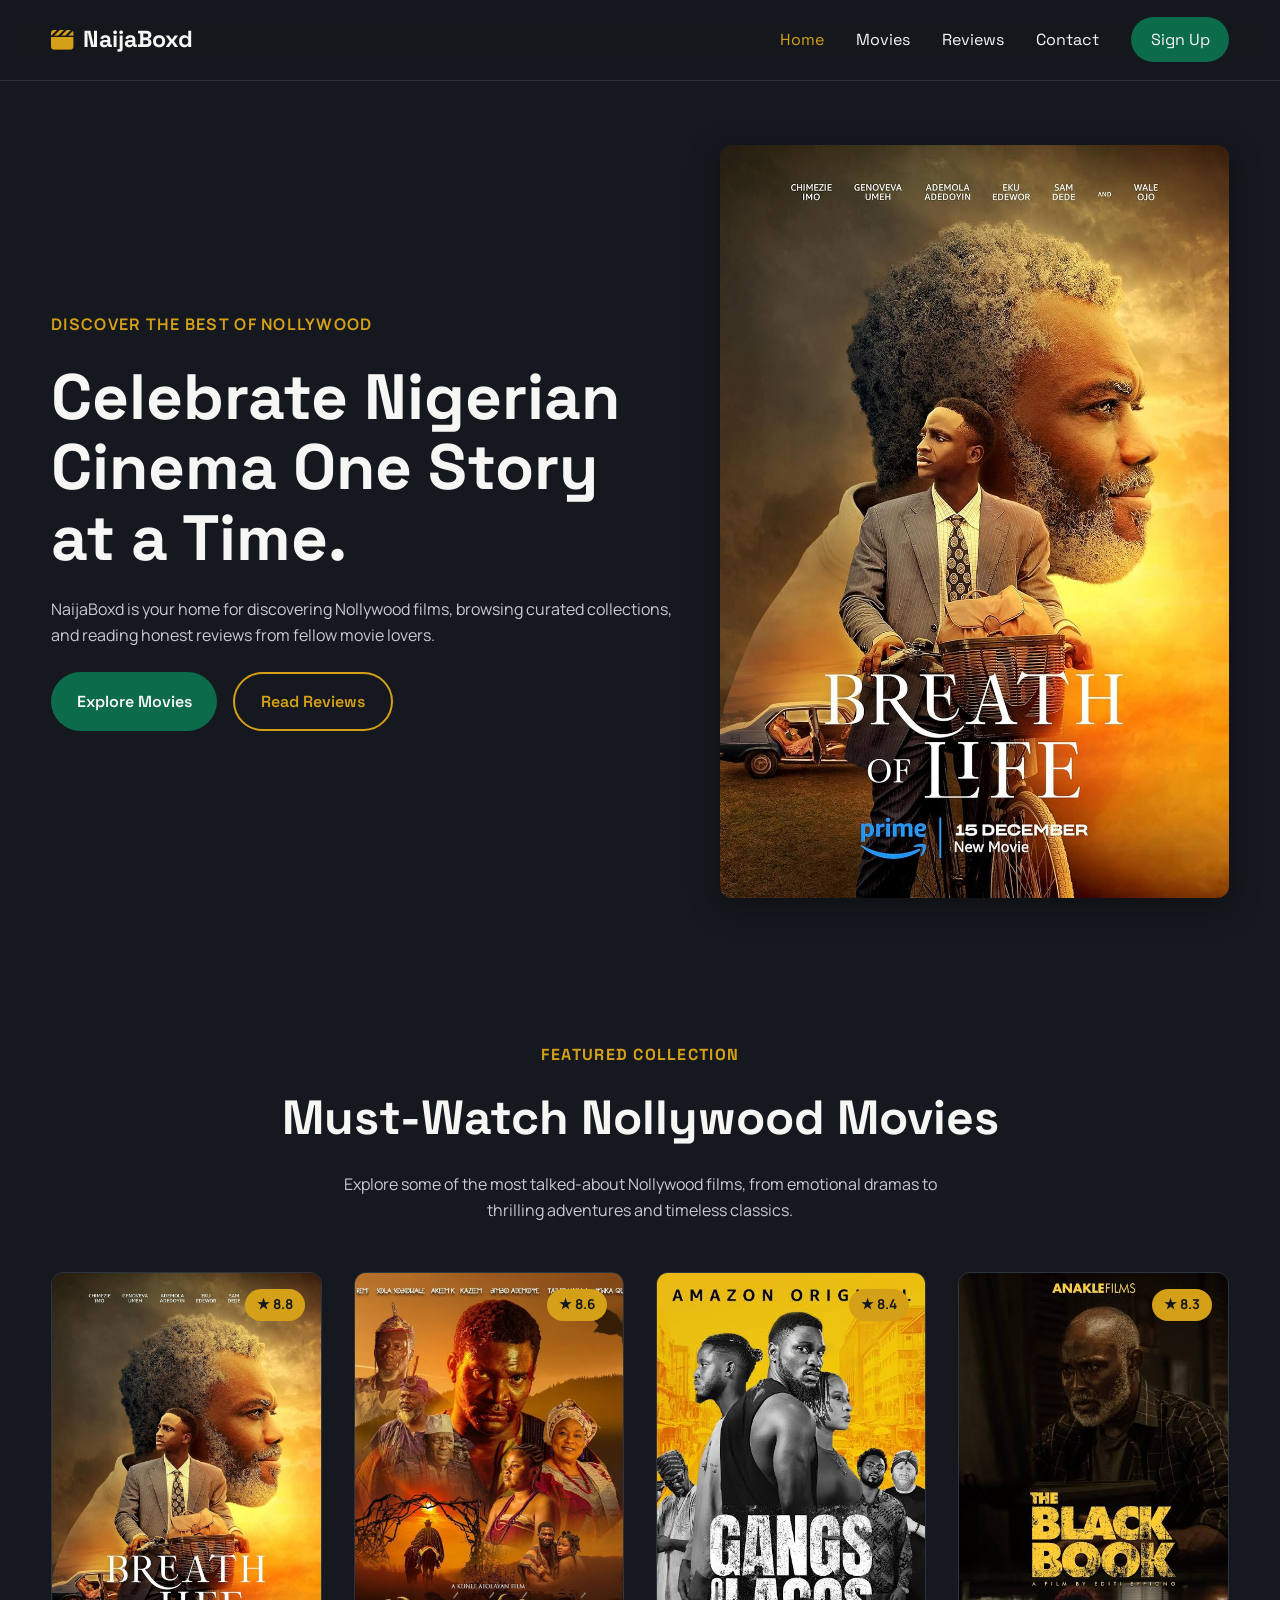
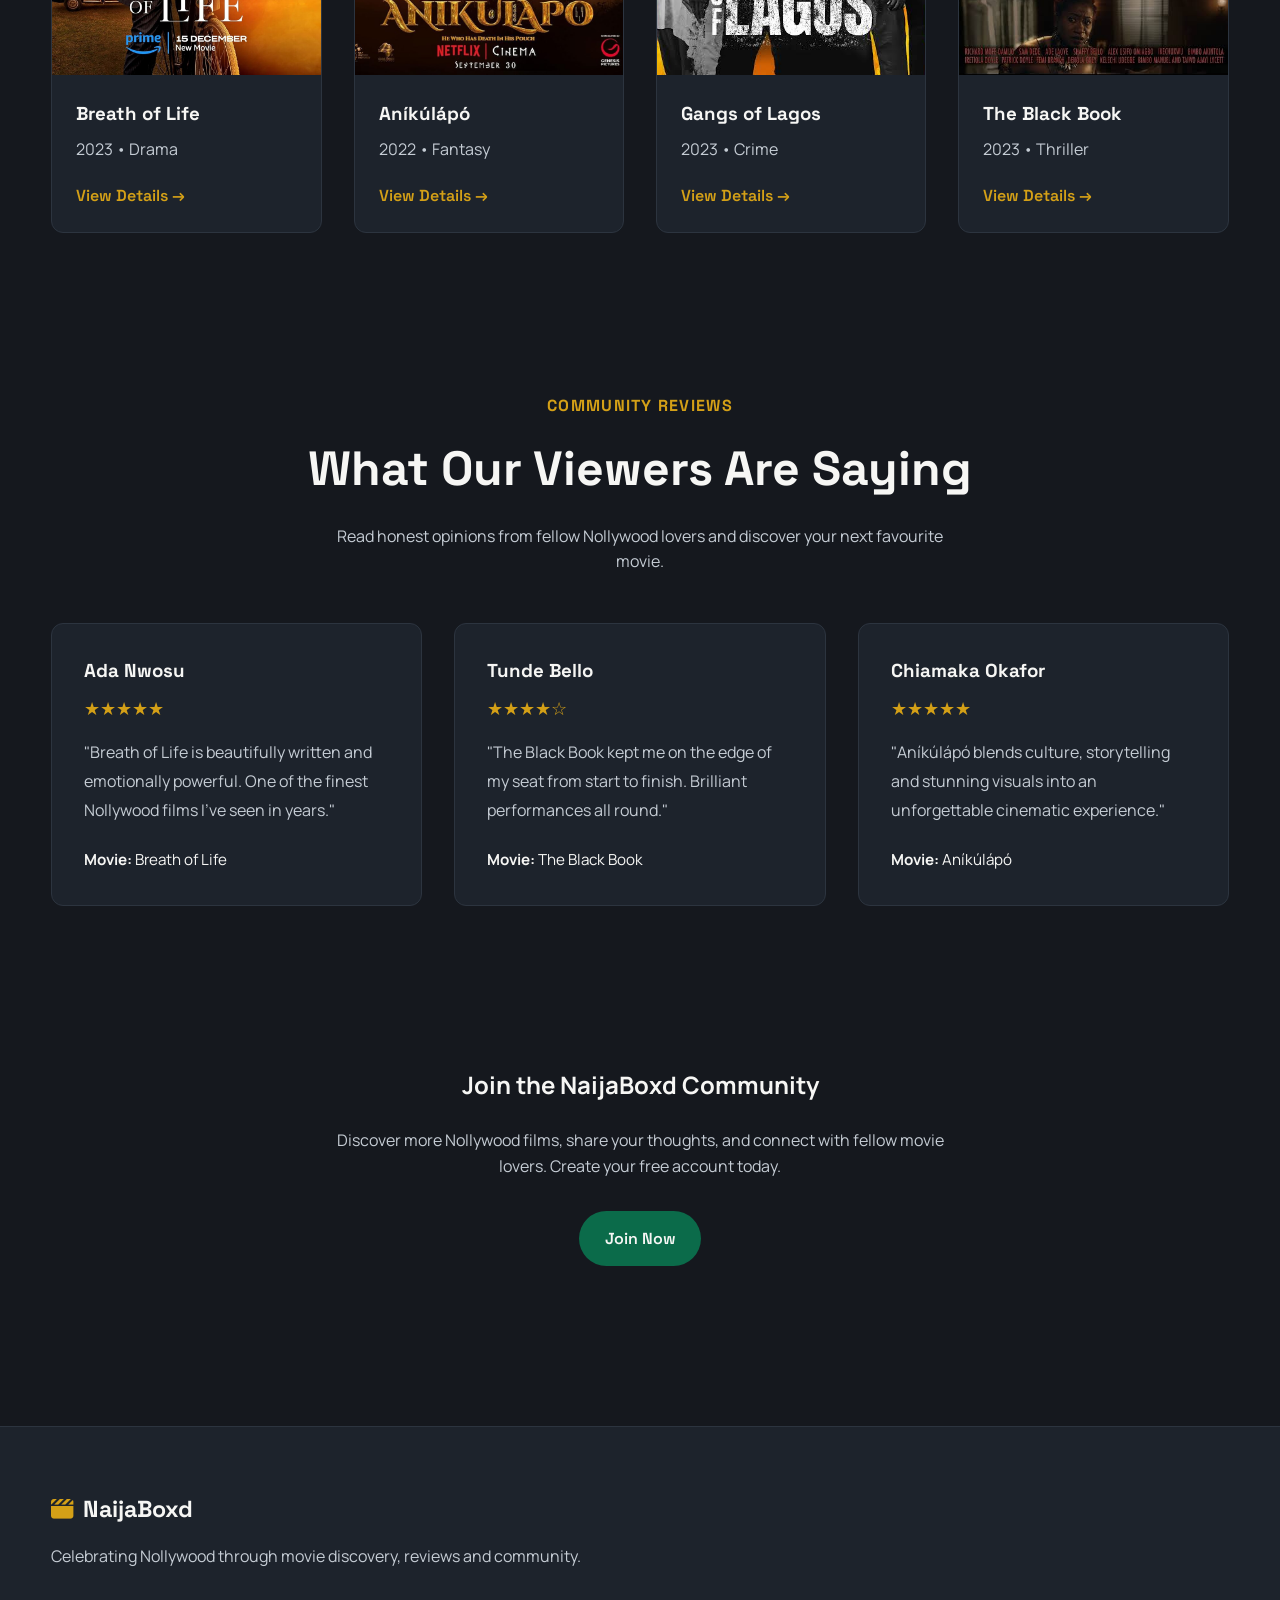
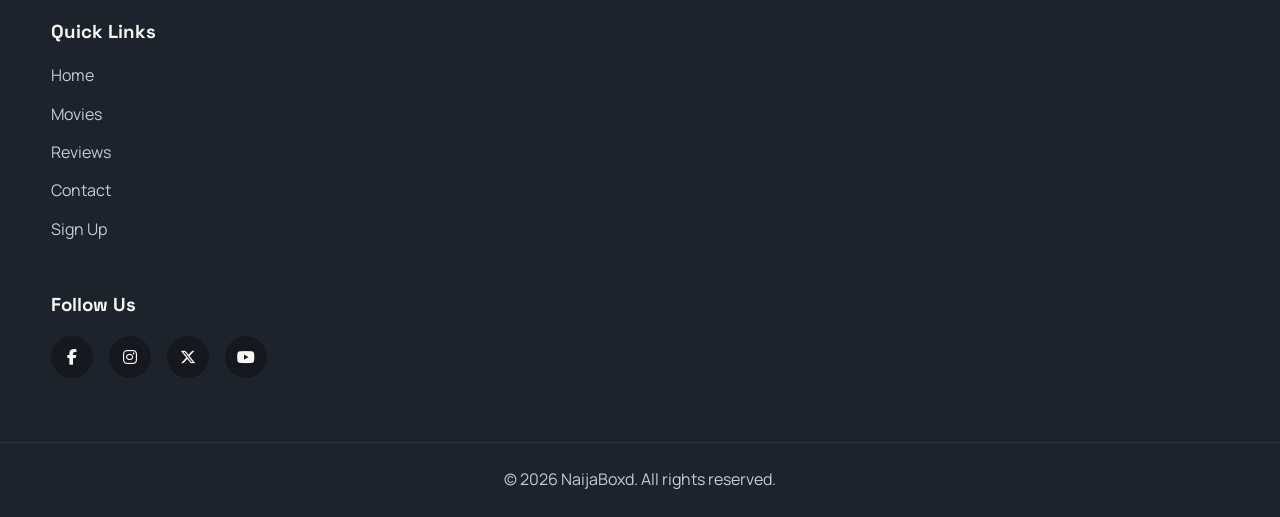
<file: index.html>
<!DOCTYPE html>
<html lang="en">
    <head>
        <!-- ==========================================
            Document Meta Information
        =========================================== -->
        <meta charset="UTF-8">
        <meta name="viewport" content="width=device-width, initial-scale=1.0">

        <title>NaijaBoxd | Discover Nollywood Movies</title>

        <meta
            name="description"
            content="Discover Nollywood movies, browse curated collections, and read thoughtful reviews on NaijaBoxd."
        >

        <!-- Google Fonts -->
        <link rel="preconnect" href="https://fonts.googleapis.com">
        <link rel="preconnect" href="https://fonts.gstatic.com" crossorigin>

        <link href="https://fonts.googleapis.com/css2?family=Manrope:wght@400;500;600;700&family=Space+Grotesk:wght@500;600;700&display=swap" rel="stylesheet">

        <!-- Font Awesome -->
        <link
            rel="stylesheet"
            href="https://cdnjs.cloudflare.com/ajax/libs/font-awesome/6.7.2/css/all.min.css"
        >

        <!-- Global Styles -->
        <link rel="stylesheet" href="css/style.css">
        <!-- Local Styles -->
        <link rel="stylesheet" href="css/index.css">
    </head>

    <body>

        <!-- ==========================================
            Site Header
        =========================================== -->

        <header class="site-header">

            <div class="header-container">

                <!-- ======================
                    Brand Logo
                ======================= -->

                <a href="index.html" class="logo">

                    <i class="fa-solid fa-clapperboard"></i>
                    <span>NaijaBoxd</span>
                </a>


                <!-- ====================================
                    Mobile Navigation Toggle
                ===================================== -->

                <input
                    type="checkbox"
                    id="nav-toggle"
                    class="nav-toggle"
                    aria-label="Toggle Navigation Menu"
                >

                <label
                    for="nav-toggle"
                    class="hamburger"
                    aria-hidden="true"
                >
                    <span></span>
                    <span></span>
                    <span></span>
                </label>


                <!-- ======================
                    Main Navigation
                ======================= -->

                <nav
                    class="main-navigation"
                    aria-label="Primary Navigation"
                >

                    <ul class="nav-list">

                        <li>
                            <a href="index.html" class="active">
                                Home
                            </a>
                        </li>

                        <!-- Movies Dropdown -->

                        <li class="dropdown">

                            <a href="movies.html">
                                Movies
                            </a>

                            <ul class="dropdown-menu" aria-label="Movie Categories">

                                <li>
                                    <a href="movies.html#trending">
                                        Trending
                                    </a>
                                </li>

                                <li>
                                    <a href="movies.html#loved-classics">
                                        Loved Classics
                                    </a>
                                </li>

                                <li>
                                    <a href="movies.html#nollywood-classics">
                                        Nollywood Classics
                                    </a>
                                </li>

                            </ul>

                        </li>

                        <li>
                            <a href="reviews.html">
                                Reviews
                            </a>
                        </li>

                        <li>
                            <a href="contact.html">
                                Contact
                            </a>
                        </li>

                        <li>

                            <a
                                href="signup.html"
                                class="signup-btn"
                            >
                                Sign Up
                            </a>

                        </li>

                    </ul>

                </nav>

            </div>

        </header>

        <!-- ==========================================
        Hero Section
    ========================================== -->

        <main>

            <section class="hero">

                <div class="hero-container">

                    <!-- Hero Content -->

                    <article class="hero-content">

                        <p class="hero-tagline">
                            Discover the Best of Nollywood
                        </p>

                        <h1>
                            Celebrate Nigerian Cinema One Story at a Time.
                        </h1>

                        <p class="hero-description">
                            NaijaBoxd is your home for discovering Nollywood films,
                            browsing curated collections, and reading honest reviews
                            from fellow movie lovers.
                        </p>

                        <div class="hero-actions">

                            <a href="movies.html" class="btn btn-primary">
                                Explore Movies
                            </a>

                            <a href="reviews.html" class="btn btn-secondary">
                                Read Reviews
                            </a>

                        </div>

                    </article>

                    <!-- Hero Visual -->

                    <aside
                        class="hero-visual"
                        aria-label="Featured Nollywood Posters"
                    >

                        <img
                            src="images/posters/Breath_of_Life_(2023).jpg"
                            alt="A collage of featured Nollywood movie posters"
                        >

                    </aside>

                </div>

            </section>

            <!-- ==========================================
                Featured Collection Section
            ========================================== -->

            <section class="featured-collection" aria-labelledby="featured-heading">

                <div class="section-container">

                    <header class="section-header">

                        <p class="section-tag">
                            Featured Collection
                        </p>

                        <h2 id="featured-heading">
                            Must-Watch Nollywood Movies
                        </h2>

                        <p class="section-description">
                            Explore some of the most talked-about Nollywood films, from
                            emotional dramas to thrilling adventures and timeless classics.
                        </p>

                    </header>

                    <div class="movie-grid">

                        <!-- Movie Card 1 -->

                        <article class="movie-card">

                            <figure class="movie-poster">

                                <img
                                    src="images/posters/Breath_of_Life_(2023).jpg"
                                    alt="Breath of Life movie poster"
                                >

                                <span class="movie-rating">
                                    ★ 8.8
                                </span>

                            </figure>

                            <div class="movie-info">

                                <h3 class="movie-title">
                                    Breath of Life
                                </h3>

                                <p class="movie-meta">
                                    2023 • Drama
                                </p>

                                <a href="#" class="movie-link">
                                    View Details →
                                </a>

                            </div>

                        </article>

                        <!-- Movie Card 2 -->

                        <article class="movie-card">

                            <figure class="movie-poster">

                                <img
                                    src="images/posters/anilulapo-final.jpg"
                                    alt="Aníkúlápó movie poster"
                                >

                                <span class="movie-rating">
                                    ★ 8.6
                                </span>

                            </figure>

                            <div class="movie-info">

                                <h3 class="movie-title">
                                    Aníkúlápó
                                </h3>

                                <p class="movie-meta">
                                    2022 • Fantasy
                                </p>

                                <a href="#" class="movie-link">
                                    View Details →
                                </a>

                            </div>

                        </article>

                        <!-- Movie Card 3 -->

                        <article class="movie-card">

                            <figure class="movie-poster">

                                <img
                                    src="images/posters/gangsoflasgidimain.jfif"
                                    alt="Gangs of Lagos movie poster"
                                >

                                <span class="movie-rating">
                                    ★ 8.4
                                </span>

                            </figure>

                            <div class="movie-info">

                                <h3 class="movie-title">
                                    Gangs of Lagos
                                </h3>

                                <p class="movie-meta">
                                    2023 • Crime
                                </p>

                                <a href="#" class="movie-link">
                                    View Details →
                                </a>

                            </div>

                        </article>

                        <!-- Movie Card 4 -->

                        <article class="movie-card">

                            <figure class="movie-poster">

                                <img
                                    src="images/posters/black-book-main.jfif"
                                    alt="The Black Book movie poster"
                                >

                                <span class="movie-rating">
                                    ★ 8.3
                                </span>

                            </figure>

                            <div class="movie-info">

                                <h3 class="movie-title">
                                    The Black Book
                                </h3>

                                <p class="movie-meta">
                                    2023 • Thriller
                                </p>

                                <a href="#" class="movie-link">
                                    View Details →
                                </a>

                            </div>
                        </article>
                    </div>
                </div>
            </section>

            <!-- ==========================================
        Featured Reviews Section
            ========================================== -->

            <section class="featured-reviews" aria-labelledby="reviews-heading">

                <div class="section-container">

                    <header class="section-header">

                        <p class="section-tag">
                            Community Reviews
                        </p>

                        <h2 id="reviews-heading">
                            What Our Viewers Are Saying
                        </h2>

                        <p class="section-description">
                            Read honest opinions from fellow Nollywood lovers and discover
                            your next favourite movie.
                        </p>

                    </header>

                    <div class="reviews-grid">

                        <!-- Review Card 1 -->

                        <article class="review-card">

                            <h3 class="reviewer-name">
                                Ada Nwosu
                            </h3>

                            <p class="review-rating">
                                ★★★★★
                            </p>

                            <p class="review-text">
                                "Breath of Life is beautifully written and emotionally
                                powerful. One of the finest Nollywood films I've seen in
                                years."
                            </p>

                            <p class="review-movie">
                                <strong>Movie:</strong> Breath of Life
                            </p>

                        </article>

                        <!-- Review Card 2 -->

                        <article class="review-card">

                            <h3 class="reviewer-name">
                                Tunde Bello
                            </h3>

                            <p class="review-rating">
                                ★★★★☆
                            </p>

                            <p class="review-text">
                                "The Black Book kept me on the edge of my seat from start
                                to finish. Brilliant performances all round."
                            </p>

                            <p class="review-movie">
                                <strong>Movie:</strong> The Black Book
                            </p>

                        </article>

                        <!-- Review Card 3 -->

                        <article class="review-card">

                            <h3 class="reviewer-name">
                                Chiamaka Okafor
                            </h3>

                            <p class="review-rating">
                                ★★★★★
                            </p>

                            <p class="review-text">
                                "Aníkúlápó blends culture, storytelling and stunning visuals
                                into an unforgettable cinematic experience."
                            </p>

                            <p class="review-movie">
                                <strong>Movie:</strong> Aníkúlápó
                            </p>

                        </article>

                    </div>

                </div>

            </section>

            <!-- ==========================================
                Join the Community Section
            ========================================== -->

            <section class="join-community" aria-labelledby="community-heading">

                <div class="section-container">

                    <h2 id="community-heading">
                        Join the NaijaBoxd Community
                    </h2>

                    <p class="community-text">
                        Discover more Nollywood films, share your thoughts, and connect
                        with fellow movie lovers. Create your free account today.
                    </p>

                    <a href="signup.html" class="btn btn-primary">
                        Join Now
                    </a>

                </div>
            </section>
        </main>

        <!-- ==========================================
        Site Footer
        ========================================== -->

        <footer class="site-footer">

            <div class="footer-container">

                <!-- Brand -->

                <div class="footer-brand">

                    <a href="index.html" class="logo">

                        <i class="fa-solid fa-clapperboard"></i>

                        <span>NaijaBoxd</span>

                    </a>

                    <p>
                        Celebrating Nollywood through movie discovery,
                        reviews and community.
                    </p>

                </div>

                <!-- Quick Links -->

                <nav
                    class="footer-nav"
                    aria-label="Footer Navigation"
                >

                    <h3>Quick Links</h3>

                    <ul>

                        <li><a href="index.html">Home</a></li>

                        <li><a href="movies.html">Movies</a></li>

                        <li><a href="reviews.html">Reviews</a></li>

                        <li><a href="contact.html">Contact</a></li>

                        <li><a href="signup.html">Sign Up</a></li>

                    </ul>

                </nav>

                <!-- Socials -->

                <div class="footer-social">

                    <h3>Follow Us</h3>

                    <div class="social-icons">

                        <a href="#" aria-label="Facebook">

                            <i class="fa-brands fa-facebook-f"></i>

                        </a>

                        <a href="#" aria-label="Instagram">

                            <i class="fa-brands fa-instagram"></i>

                        </a>

                        <a href="#" aria-label="X">

                            <i class="fa-brands fa-x-twitter"></i>

                        </a>

                        <a href="#" aria-label="YouTube">

                            <i class="fa-brands fa-youtube"></i>

                        </a>

                    </div>

                </div>

            </div>

            <div class="footer-bottom">

                <p>

                    &copy; 2026 NaijaBoxd. All rights reserved.

                </p>

            </div>

        </footer>
    </body>
</html>
</file>
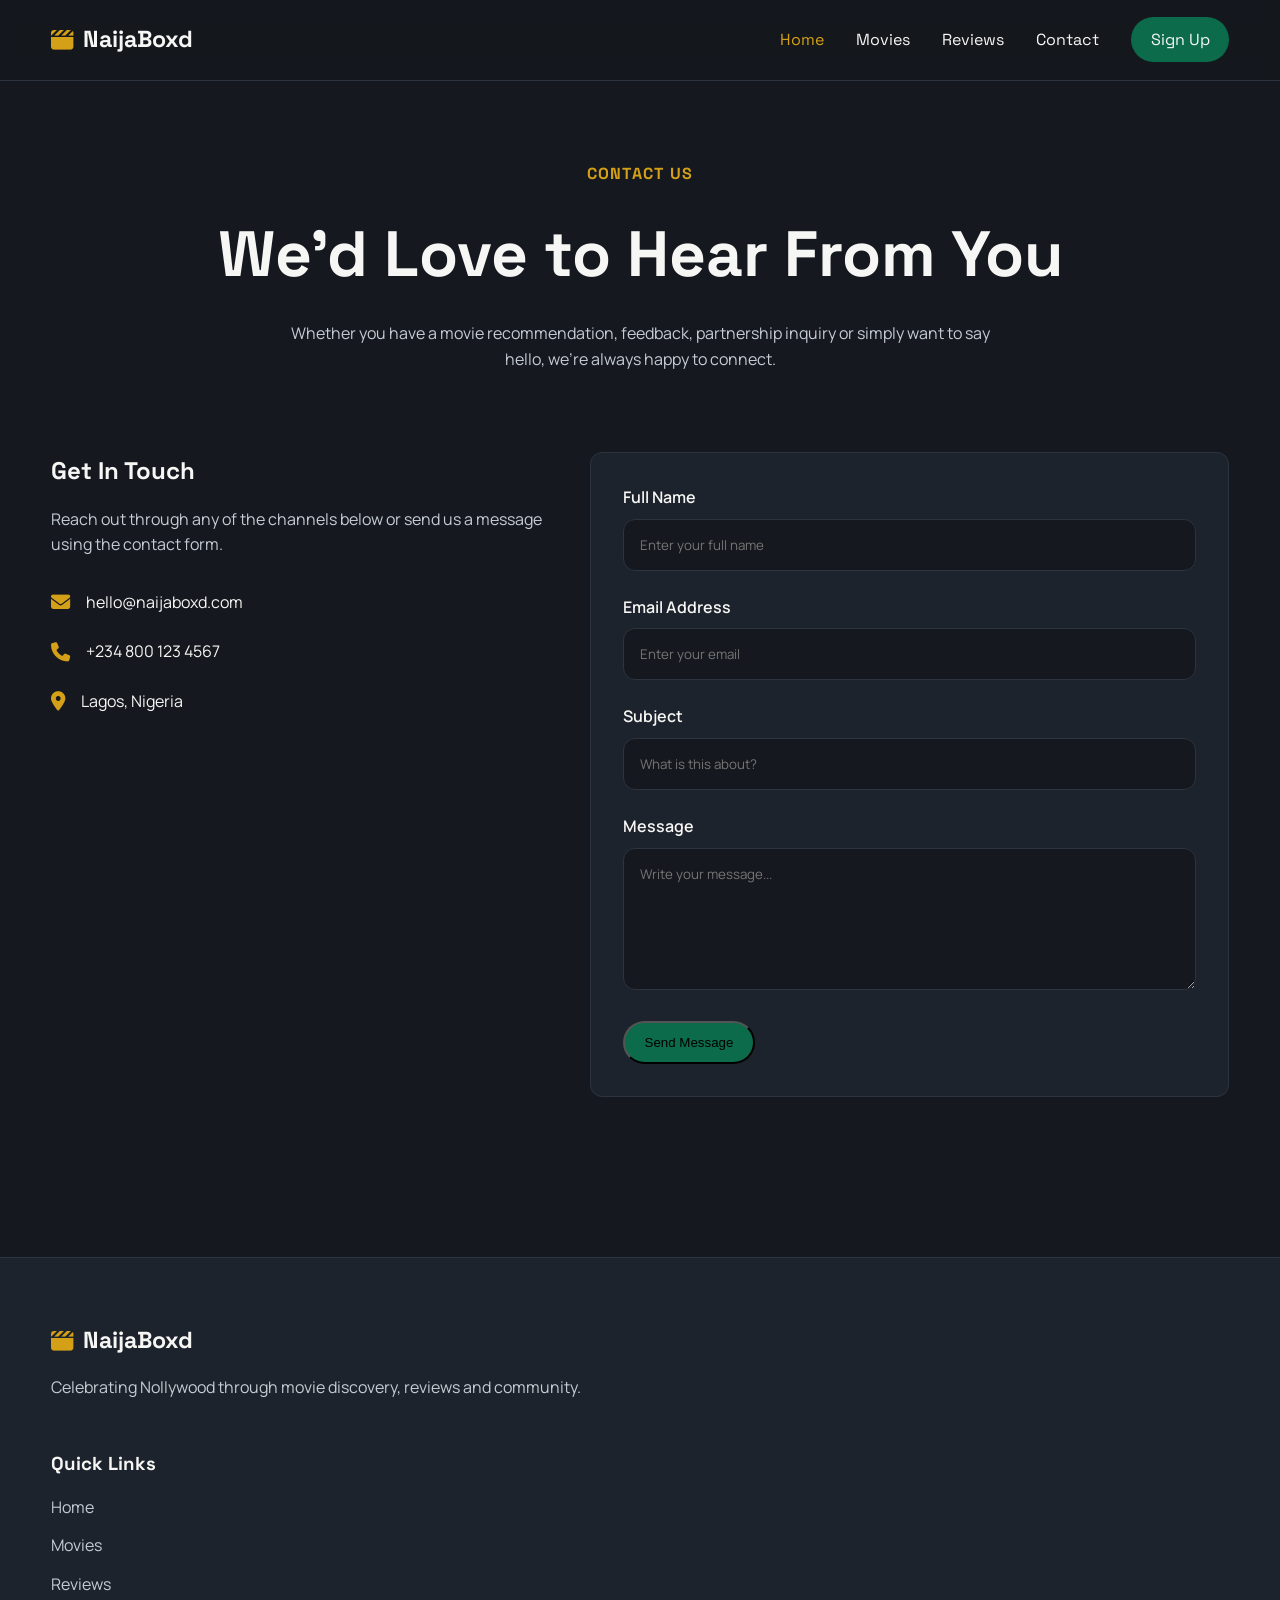
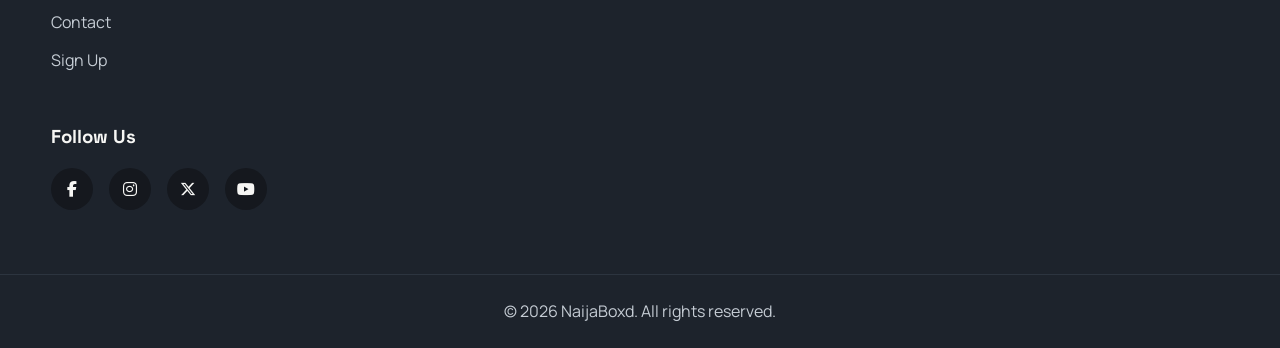
<file: contact.html>
<!DOCTYPE html>
<html lang="en">
    <head>
        <!-- ==========================================
            Document Meta Information
        =========================================== -->
        <meta charset="UTF-8">
        <meta name="viewport" content="width=device-width, initial-scale=1.0">

        <title>NaijaBoxd | Discover Nollywood Movies</title>

        <meta
            name="description"
            content="Discover Nollywood movies, browse curated collections, and read thoughtful reviews on NaijaBoxd."
        >

        <!-- Google Fonts -->
        <link rel="preconnect" href="https://fonts.googleapis.com">
        <link rel="preconnect" href="https://fonts.gstatic.com" crossorigin>

        <link href="https://fonts.googleapis.com/css2?family=Manrope:wght@400;500;600;700&family=Space+Grotesk:wght@500;600;700&display=swap" rel="stylesheet">

        <!-- Font Awesome -->
        <link
            rel="stylesheet"
            href="https://cdnjs.cloudflare.com/ajax/libs/font-awesome/6.7.2/css/all.min.css"
        >

        <!-- Global Styles -->
        <link rel="stylesheet" href="css/style.css">
        <!-- Local Styles -->
        <link rel="stylesheet" href="css/contact.css">
    </head>

    <body>

        <!-- ==========================================
            Site Header
        =========================================== -->

        <header class="site-header">

            <div class="header-container">

                <!-- ======================
                    Brand Logo
                ======================= -->

                <a href="index.html" class="logo">

                    <i class="fa-solid fa-clapperboard"></i>
                    <span>NaijaBoxd</span>
                </a>


                <!-- ====================================
                    Mobile Navigation Toggle
                ===================================== -->

                <input
                    type="checkbox"
                    id="nav-toggle"
                    class="nav-toggle"
                    aria-label="Toggle Navigation Menu"
                >

                <label
                    for="nav-toggle"
                    class="hamburger"
                    aria-hidden="true"
                >
                    <span></span>
                    <span></span>
                    <span></span>
                </label>


                <!-- ======================
                    Main Navigation
                ======================= -->

                <nav
                    class="main-navigation"
                    aria-label="Primary Navigation"
                >

                    <ul class="nav-list">

                        <li>
                            <a href="index.html" class="active">
                                Home
                            </a>
                        </li>

                        <!-- Movies Dropdown -->

                        <li class="dropdown">

                            <a href="movies.html">
                                Movies
                            </a>

                            <ul class="dropdown-menu" aria-label="Movie Categories">

                                <li>
                                    <a href="movies.html#trending">
                                        Trending
                                    </a>
                                </li>

                                <li>
                                    <a href="movies.html#loved-classics">
                                        Loved Classics
                                    </a>
                                </li>

                                <li>
                                    <a href="movies.html#nollywood-classics">
                                        Nollywood Classics
                                    </a>
                                </li>

                            </ul>

                        </li>

                        <li>
                            <a href="reviews.html">
                                Reviews
                            </a>
                        </li>

                        <li>
                            <a href="contact.html">
                                Contact
                            </a>
                        </li>

                        <li>

                            <a
                                href="signup.html"
                                class="signup-btn"
                            >
                                Sign Up
                            </a>

                        </li>

                    </ul>

                </nav>

            </div>

        </header>

        <main>
            <section class="contact-hero">

                <div class="section-container">

                    <p class="section-tag">

                        Contact Us

                    </p>

                    <h1>

                        We'd Love to Hear From You

                    </h1>

                    <p>

                        Whether you have a movie recommendation, feedback,
                        partnership inquiry or simply want to say hello,
                        we're always happy to connect.

                    </p>

                </div>

            </section>

            <section class="contact-section">

                <div class="section-container contact-layout">

                    <div class="contact-info">

                        <h2>

                            Get In Touch

                        </h2>

                        <p>

                            Reach out through any of the channels below or send
                            us a message using the contact form.

                        </p>

                        <div class="contact-item">

                            <i class="fa-solid fa-envelope"></i>

                            <span>hello@naijaboxd.com</span>

                        </div>

                        <div class="contact-item">

                            <i class="fa-solid fa-phone"></i>

                            <span>+234 800 123 4567</span>

                        </div>

                        <div class="contact-item">

                            <i class="fa-solid fa-location-dot"></i>

                            <span>Lagos, Nigeria</span>

                        </div>

                    </div>

                    <form class="contact-form">

                        <div class="form-group">

                            <label for="name">

                                Full Name

                            </label>

                            <input
                                type="text"
                                id="name"
                                placeholder="Enter your full name"
                                required>

                        </div>

                        <div class="form-group">

                            <label for="email">

                                Email Address

                            </label>

                            <input
                                type="email"
                                id="email"
                                placeholder="Enter your email"
                                required>

                        </div>

                        <div class="form-group">

                            <label for="subject">

                                Subject

                            </label>

                            <input
                                type="text"
                                id="subject"
                                placeholder="What is this about?"
                                required>

                        </div>

                        <div class="form-group">

                            <label for="message">

                                Message

                            </label>

                            <textarea
                                id="message"
                                rows="6"
                                placeholder="Write your message..."
                                required></textarea>

                        </div>

                        <button type="submit" class="signup-btn">

                            Send Message

                        </button>

                    </form>
                </div>
            </section>
        </main>

        <!-- ===========================
            FOOTER
        ============================ -->

        <footer class="site-footer">

            <div class="footer-container">

                <!-- Brand -->

                <div class="footer-brand">

                    <a href="index.html" class="logo">

                        <i class="fa-solid fa-clapperboard"></i>

                        <span>NaijaBoxd</span>

                    </a>

                    <p>
                        Celebrating Nollywood through movie discovery,
                        reviews and community.
                    </p>

                </div>

                <!-- Quick Links -->

                <nav
                    class="footer-nav"
                    aria-label="Footer Navigation"
                >

                    <h3>Quick Links</h3>

                    <ul>

                        <li><a href="index.html">Home</a></li>

                        <li><a href="movies.html">Movies</a></li>

                        <li><a href="reviews.html">Reviews</a></li>

                        <li><a href="contact.html">Contact</a></li>

                        <li><a href="signup.html">Sign Up</a></li>

                    </ul>

                </nav>

                <!-- Socials -->

                <div class="footer-social">

                    <h3>Follow Us</h3>

                    <div class="social-icons">

                        <a href="#" aria-label="Facebook">

                            <i class="fa-brands fa-facebook-f"></i>

                        </a>

                        <a href="#" aria-label="Instagram">

                            <i class="fa-brands fa-instagram"></i>

                        </a>

                        <a href="#" aria-label="X">

                            <i class="fa-brands fa-x-twitter"></i>

                        </a>

                        <a href="#" aria-label="YouTube">

                            <i class="fa-brands fa-youtube"></i>

                        </a>

                    </div>

                </div>

            </div>

            <div class="footer-bottom">

                <p>

                    &copy; 2026 NaijaBoxd. All rights reserved.

                </p>

            </div>

        </footer>
    </body>
</html>
</file>
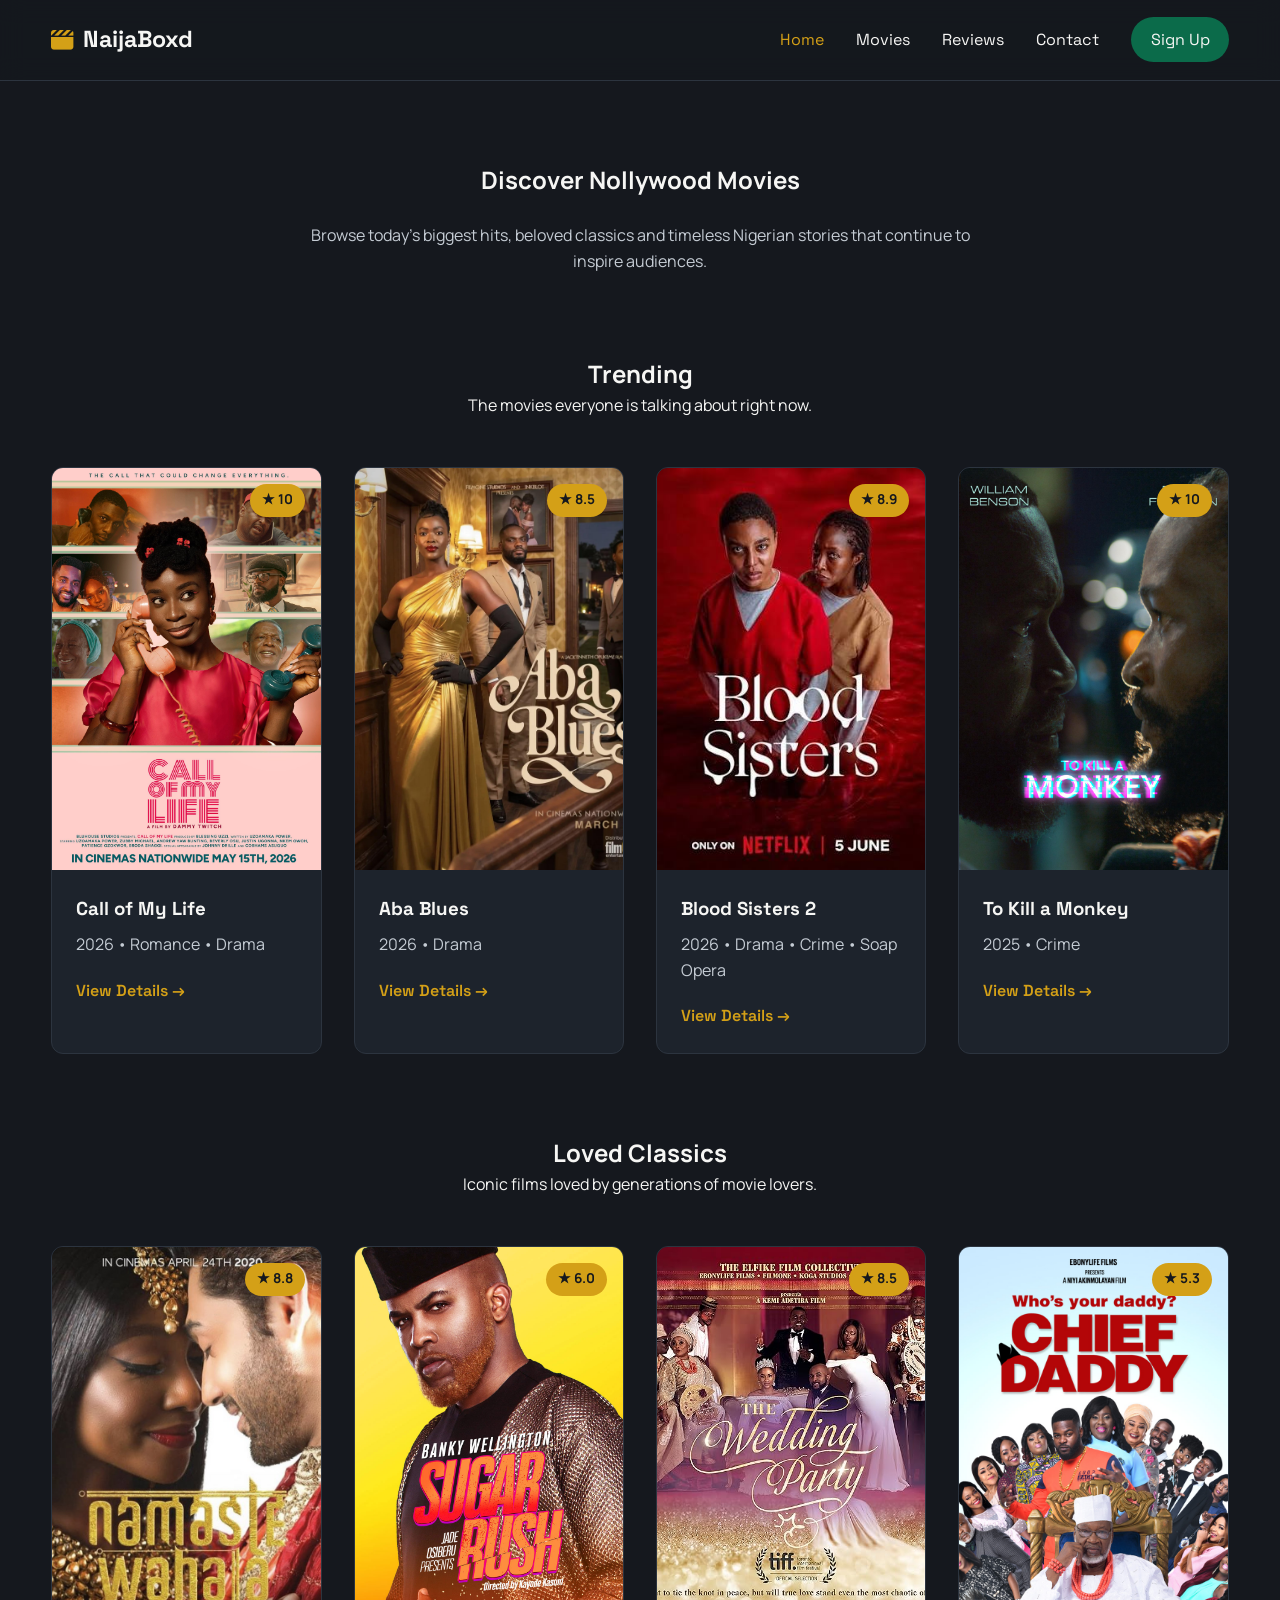
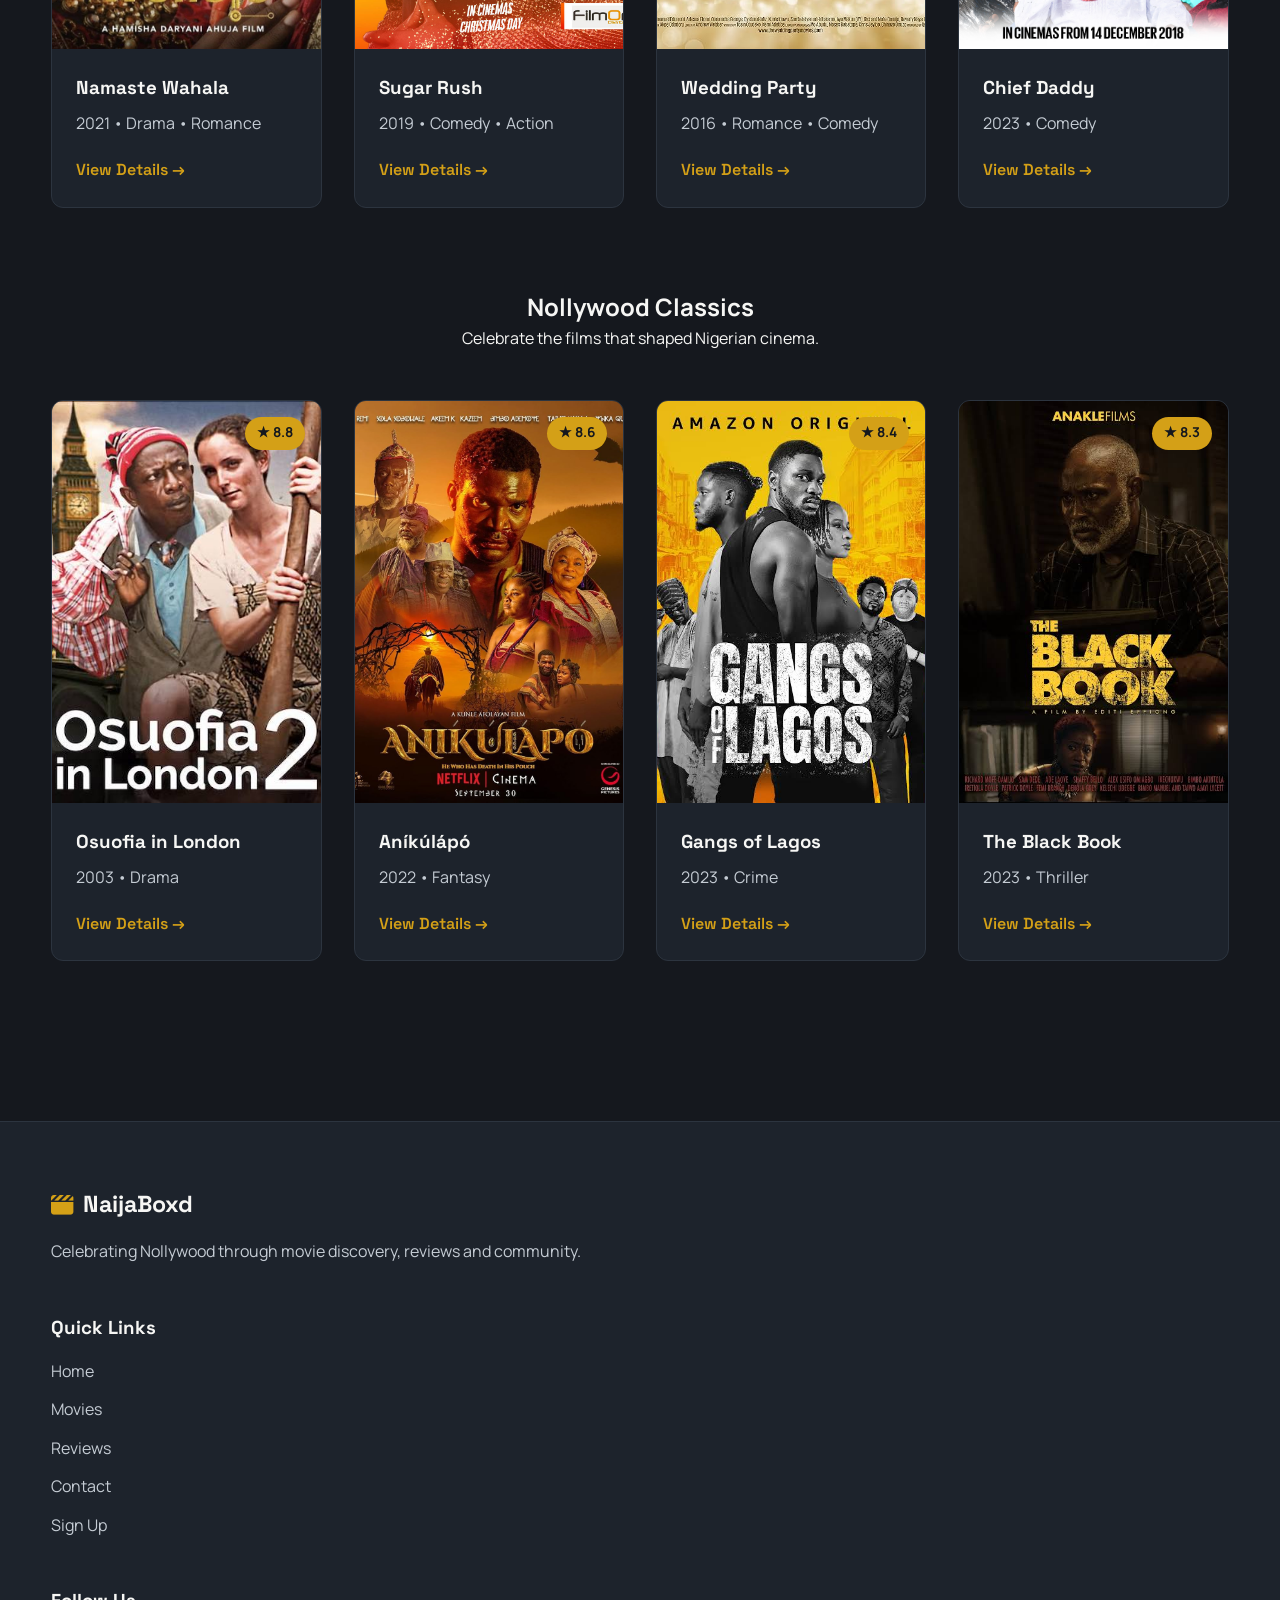
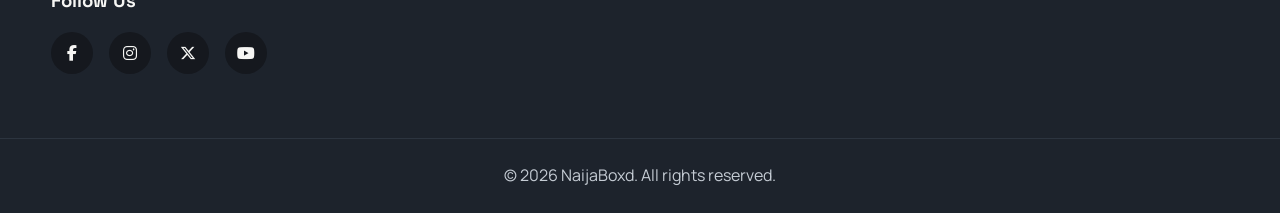
<file: movies.html>
<!DOCTYPE html>
<html lang="en">

<head>

    <meta charset="UTF-8">

    <meta
        name="viewport"
        content="width=device-width, initial-scale=1.0"
    >

    <title>Movies | NaijaBoxd</title>

    <!-- Google Fonts -->

    <link rel="preconnect" href="https://fonts.googleapis.com">

    <link rel="preconnect" href="https://fonts.gstatic.com" crossorigin>

    <link href="https://fonts.googleapis.com/css2?family=Manrope:wght@400;500;600;700&family=Space+Grotesk:wght@500;600;700&display=swap" rel="stylesheet">

    <!-- Font Awesome -->

    <link
        rel="stylesheet"
        href="https://cdnjs.cloudflare.com/ajax/libs/font-awesome/6.7.2/css/all.min.css"
    >

    <link rel="stylesheet" href="css/style.css">

    <link rel="stylesheet" href="css/movies.css">

</head>

<body>
     <!-- ==========================================
         Site Header
    =========================================== -->

    <header class="site-header">

        <div class="header-container">

            <!-- ======================
                 Brand Logo
            ======================= -->

            <a href="index.html" class="logo" aria-label="NaijaBoxd Home">

                <i class="fa-solid fa-clapperboard"></i>

                <span>NaijaBoxd</span>

            </a>


            <!-- ====================================
                 Mobile Navigation Toggle
            ===================================== -->

            <input
                type="checkbox"
                id="nav-toggle"
                class="nav-toggle"
                aria-label="Toggle Navigation Menu"
            >

            <label
                for="nav-toggle"
                class="hamburger"
                aria-hidden="true"
            >
                <span></span>
                <span></span>
                <span></span>
            </label>


            <!-- ======================
                 Main Navigation
            ======================= -->

            <nav
                class="main-navigation"
                aria-label="Primary Navigation"
            >

                <ul class="nav-list">

                    <li>
                        <a href="index.html" class="active">
                            Home
                        </a>
                    </li>

                    <!-- Movies Dropdown -->

                    <li class="dropdown">

                        <a href="movies.html">
                            Movies
                        </a>

                        <ul
                            class="dropdown-menu"
                            aria-label="Movie Categories"
                        >

                            <li>
                                <a href="movies.html#trending">
                                    Trending
                                </a>
                            </li>

                            <li>
                                <a href="movies.html#loved-classics">
                                    Loved Classics
                                </a>
                            </li>

                            <li>
                                <a href="movies.html#nollywood-classics">
                                    Nollywood Classics
                                </a>
                            </li>

                        </ul>

                    </li>

                    <li>
                        <a href="reviews.html">
                            Reviews
                        </a>
                    </li>

                    <li>
                        <a href="contact.html">
                            Contact
                        </a>
                    </li>

                    <li>

                        <a
                            href="signup.html"
                            class="signup-btn"
                        >
                            Sign Up
                        </a>

                    </li>

                </ul>

            </nav>

        </div>

    </header>

    <main>

        <!-- =====================================
             Movies Hero
        ====================================== -->

        <section class="movies-hero">

            <div class="section-container">

                <h1>
                    Discover Nollywood Movies
                </h1>

                <p>
                    Browse today's biggest hits, beloved classics and timeless
                    Nigerian stories that continue to inspire audiences.
                </p>

            </div>

        </section>

        <!-- =====================================
             Trending
        ====================================== -->

        <section id="trending" class="movie-section">

            <div class="section-container">

                <header class="section-header">

                    <h2>Trending</h2>

                    <p>
                        The movies everyone is talking about right now.
                    </p>

                </header>

                <div class="movie-grid">

                    <!-- Movie Card 1 -->

                    <article class="movie-card">

                        <figure class="movie-poster">

                            <img
                                src="images/posters/COML.jpg"
                                alt="Call of My Life movie poster"
                            >

                            <span class="movie-rating">
                                ★ 10
                            </span>

                        </figure>

                        <div class="movie-info">

                            <h3 class="movie-title">
                                Call of My Life
                            </h3>

                            <p class="movie-meta">
                                2026 • Romance • Drama
                            </p>

                            <a href="#" class="movie-link">
                                View Details →
                            </a>

                        </div>

                    </article>

                    <!-- Movie Card 2 -->

                    <article class="movie-card">

                        <figure class="movie-poster">

                            <img
                                src="images/posters/Aba-Blues.jpg"
                                alt="Aba-Blues-movie-poster"
                            >

                            <span class="movie-rating">
                                ★ 8.5
                            </span>

                        </figure>

                        <div class="movie-info">

                            <h3 class="movie-title">
                                Aba Blues
                            </h3>

                            <p class="movie-meta">
                                2026 • Drama
                            </p>

                            <a href="#" class="movie-link">
                                View Details →
                            </a>

                        </div>

                    </article>

                    <!-- Movie Card 3 -->

                    <article class="movie-card">

                        <figure class="movie-poster">

                            <img
                                src="images/posters/bloodsisters.jfif"
                                alt="Blood Sisters 2 movie poster"
                            >

                            <span class="movie-rating">
                                ★ 8.9
                            </span>

                        </figure>

                        <div class="movie-info">

                            <h3 class="movie-title">
                                Blood Sisters 2
                            </h3>

                            <p class="movie-meta">
                                2026 • Drama • Crime • Soap Opera
                            </p>

                            <a href="#" class="movie-link">
                                View Details →
                            </a>

                        </div>

                    </article>

                    <!-- Movie Card 4 -->

                    <article class="movie-card">

                        <figure class="movie-poster">

                            <img
                                src="images/posters/TKM.jpg"
                                alt="To Kill a Monkey movie poster"
                            >

                            <span class="movie-rating">
                                ★ 10
                            </span>

                        </figure>

                        <div class="movie-info">

                            <h3 class="movie-title">
                                To Kill a Monkey
                            </h3>

                            <p class="movie-meta">
                                2025 • Crime
                            </p>

                            <a href="#" class="movie-link">
                                View Details →
                            </a>

                        </div>
                    </article>
                </div>
            </div>
        </section>

        <!-- =====================================
             Loved Classics
        ====================================== -->

        <section
            id="loved-classics"
            class="movie-section"
        >

            <div class="section-container">

                <header class="section-header">

                    <h2>
                        Loved Classics
                    </h2>

                    <p>

                        Iconic films loved by generations of movie lovers.

                    </p>

                </header>

                <div class="movie-grid">

                    <!-- Movie Card 1 -->

                    <article class="movie-card">

                        <figure class="movie-poster">

                            <img
                                src="images/posters/Namaste-wahala.jpg"
                                alt="Namaste-wahala movie poster"
                            >

                            <span class="movie-rating">
                                ★ 8.8
                            </span>

                        </figure>

                        <div class="movie-info">

                            <h3 class="movie-title">
                                Namaste Wahala
                            </h3>

                            <p class="movie-meta">
                                2021 • Drama  • Romance
                            </p>

                            <a href="#" class="movie-link">
                                View Details →
                            </a>

                        </div>

                    </article>

                    <!-- Movie Card 2 -->

                    <article class="movie-card">

                        <figure class="movie-poster">

                            <img
                                src="images/posters/Sugarrushposter2.jpg"
                                alt="Sugar Rush poster"
                            >

                            <span class="movie-rating">
                                ★ 6.0
                            </span>

                        </figure>

                        <div class="movie-info">

                            <h3 class="movie-title">
                                Sugar Rush
                            </h3>

                            <p class="movie-meta">
                                2019 • Comedy • Action
                            </p>

                            <a href="#" class="movie-link">
                                View Details →
                            </a>

                        </div>

                    </article>

                    <!-- Movie Card 3 -->

                    <article class="movie-card">

                        <figure class="movie-poster">

                            <img
                                src="images/posters/WeddingParty.jpg"
                                alt="Wedding Party movie poster"
                            >

                            <span class="movie-rating">
                                ★ 8.5
                            </span>

                        </figure>

                        <div class="movie-info">

                            <h3 class="movie-title">
                                Wedding Party
                            </h3>

                            <p class="movie-meta">
                                2016 • Romance • Comedy
                            </p>

                            <a href="#" class="movie-link">
                                View Details →
                            </a>

                        </div>

                    </article>

                    <!-- Movie Card 4 -->

                    <article class="movie-card">

                        <figure class="movie-poster">

                            <img
                                src="images/posters/Chief-Daddy.jpg"
                                alt="Chief Daddy movie poster"
                            >

                            <span class="movie-rating">
                                ★ 5.3
                            </span>

                        </figure>

                        <div class="movie-info">

                            <h3 class="movie-title">
                                Chief Daddy
                            </h3>

                            <p class="movie-meta">
                                2023 • Comedy
                            </p>

                            <a href="#" class="movie-link">
                                View Details →
                            </a>

                        </div>
                    </article>
                </div>
            </div>
        </section>

        <!-- =====================================
             Nollywood Classics
        ====================================== -->

        <section
            id="nollywood-classics"
            class="movie-section"
        >

            <div class="section-container">

                <header class="section-header">

                    <h2>
                        Nollywood Classics
                    </h2>

                    <p>

                        Celebrate the films that shaped Nigerian cinema.

                    </p>

                </header>

                <div class="movie-grid">

                    <!-- Movie Card 1 -->

                    <article class="movie-card">

                        <figure class="movie-poster">

                            <img
                                src="images/posters/Osuofia.jfif"
                                alt="Breath of Life movie poster"
                            >

                            <span class="movie-rating">
                                ★ 8.8
                            </span>

                        </figure>

                        <div class="movie-info">

                            <h3 class="movie-title">
                                Osuofia in London
                            </h3>

                            <p class="movie-meta">
                                2003 • Drama
                            </p>

                            <a href="#" class="movie-link">
                                View Details →
                            </a>

                        </div>

                    </article>

                    <!-- Movie Card 2 -->

                    <article class="movie-card">

                        <figure class="movie-poster">

                            <img
                                src="images/posters/anilulapo-final.jpg"
                                alt="Aníkúlápó movie poster"
                            >

                            <span class="movie-rating">
                                ★ 8.6
                            </span>

                        </figure>

                        <div class="movie-info">

                            <h3 class="movie-title">
                                Aníkúlápó
                            </h3>

                            <p class="movie-meta">
                                2022 • Fantasy
                            </p>

                            <a href="#" class="movie-link">
                                View Details →
                            </a>

                        </div>

                    </article>

                    <!-- Movie Card 3 -->

                    <article class="movie-card">

                        <figure class="movie-poster">

                            <img
                                src="images/posters/gangsoflasgidimain.jfif"
                                alt="Gangs of Lagos movie poster"
                            >

                            <span class="movie-rating">
                                ★ 8.4
                            </span>

                        </figure>

                        <div class="movie-info">

                            <h3 class="movie-title">
                                Gangs of Lagos
                            </h3>

                            <p class="movie-meta">
                                2023 • Crime
                            </p>

                            <a href="#" class="movie-link">
                                View Details →
                            </a>

                        </div>

                    </article>

                    <!-- Movie Card 4 -->

                    <article class="movie-card">

                        <figure class="movie-poster">

                            <img
                                src="images/posters/black-book-main.jfif"
                                alt="The Black Book movie poster"
                            >

                            <span class="movie-rating">
                                ★ 8.3
                            </span>

                        </figure>

                        <div class="movie-info">

                            <h3 class="movie-title">
                                The Black Book
                            </h3>

                            <p class="movie-meta">
                                2023 • Thriller
                            </p>

                            <a href="#" class="movie-link">
                                View Details →
                            </a>

                        </div>
                    </article>
                </div>

            </div>

        </section>

    </main>
    <!-- ==========================================
    Site Footer
    ========================================== -->
    <footer class="site-footer">

        <div class="footer-container">

            <!-- Brand -->

            <div class="footer-brand">

                <a href="index.html" class="logo">

                    <i class="fa-solid fa-clapperboard"></i>

                    <span>NaijaBoxd</span>

                </a>

                <p>
                    Celebrating Nollywood through movie discovery,
                    reviews and community.
                </p>

            </div>

            <!-- Quick Links -->

            <nav
                class="footer-nav"
                aria-label="Footer Navigation"
            >

                <h3>Quick Links</h3>

                <ul>

                    <li><a href="index.html">Home</a></li>

                    <li><a href="movies.html">Movies</a></li>

                    <li><a href="reviews.html">Reviews</a></li>

                    <li><a href="contact.html">Contact</a></li>

                    <li><a href="signup.html">Sign Up</a></li>

                </ul>

            </nav>

            <!-- Socials -->

            <div class="footer-social">

                <h3>Follow Us</h3>

                <div class="social-icons">

                    <a href="#" aria-label="Facebook">

                        <i class="fa-brands fa-facebook-f"></i>

                    </a>

                    <a href="#" aria-label="Instagram">

                        <i class="fa-brands fa-instagram"></i>

                    </a>

                    <a href="#" aria-label="X">

                        <i class="fa-brands fa-x-twitter"></i>

                    </a>

                    <a href="#" aria-label="YouTube">

                        <i class="fa-brands fa-youtube"></i>

                    </a>

                </div>

            </div>

        </div>

        <div class="footer-bottom">

            <p>

                &copy; 2026 NaijaBoxd. All rights reserved.

            </p>

        </div>

    </footer>
</body>

</html>
</file>
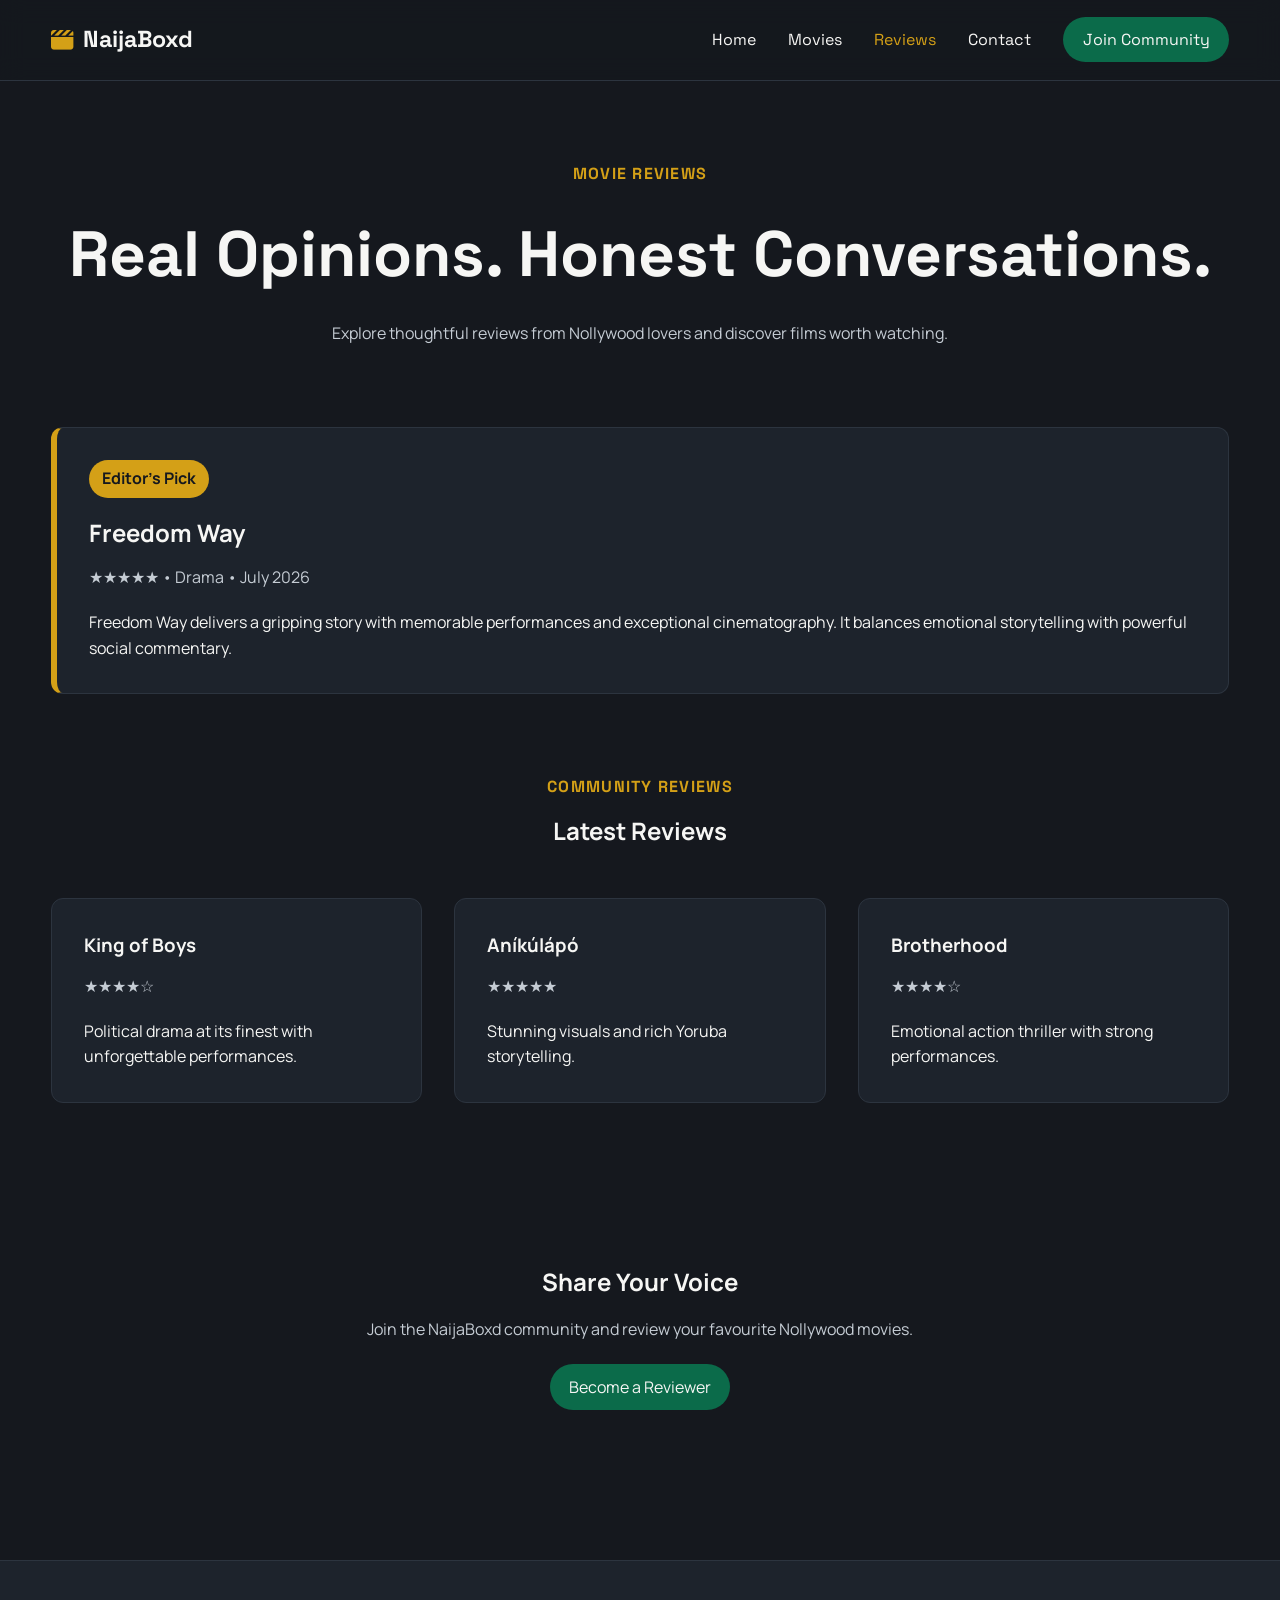
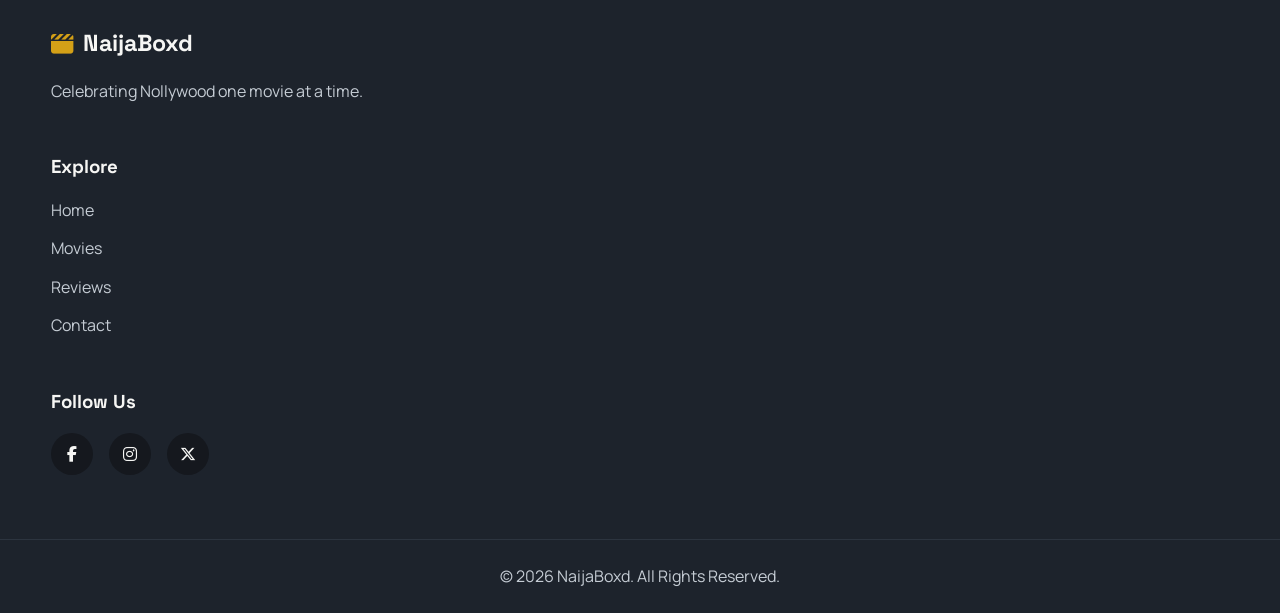
<file: reviews.html>
<!DOCTYPE html>
<html lang="en">

<head>

    <meta charset="UTF-8">

    <meta name="viewport" content="width=device-width, initial-scale=1.0">

    <title>Reviews | NaijaBoxd</title>

    <meta name="description"
        content="Read honest reviews of Nollywood films on NaijaBoxd.">

    <!-- Google Fonts -->

    <link rel="preconnect" href="https://fonts.googleapis.com">

    <link rel="preconnect" href="https://fonts.gstatic.com" crossorigin>

    <link href="https://fonts.googleapis.com/css2?family=Manrope:wght@400;500;600;700&family=Space+Grotesk:wght@500;700&display=swap"
        rel="stylesheet">

    <!-- Font Awesome -->

    <link rel="stylesheet"
        href="https://cdnjs.cloudflare.com/ajax/libs/font-awesome/6.6.0/css/all.min.css">

    <link rel="stylesheet" href="css/style.css">

    <link rel="stylesheet" href="css/reviews.css">

</head>

<body>

<header class="site-header">

    <div class="header-container">

        <a href="index.html" class="logo">

            <i class="fa-solid fa-clapperboard"></i>

            <span>NaijaBoxd</span>

        </a>

        <input type="checkbox" id="nav-toggle" class="nav-toggle">

        <label for="nav-toggle" class="hamburger">

            <span></span>
            <span></span>
            <span></span>

        </label>

        <nav class="main-navigation">

            <ul class="nav-list">

                <li><a href="index.html">Home</a></li>

                <li class="dropdown">

                    <a href="movies.html">Movies</a>

                    <ul class="dropdown-menu">

                        <li><a href="movies.html#trending">Trending</a></li>

                        <li><a href="movies.html#classics">Loved Classics</a></li>

                        <li><a href="movies.html#nollywood">Nollywood Classics</a></li>

                    </ul>

                </li>

                <li><a href="reviews.html" class="active">Reviews</a></li>

                <li><a href="contact.html">Contact</a></li>

                <li>

                    <a href="signup.html" class="signup-btn">

                        Join Community

                    </a>

                </li>

            </ul>

        </nav>

    </div>

</header>

<main>

<section class="reviews-hero">

    <div class="section-container">

        <p class="section-tag">Movie Reviews</p>

        <h1>Real Opinions. Honest Conversations.</h1>

        <p>

            Explore thoughtful reviews from Nollywood lovers and discover
            films worth watching.

        </p>

    </div>

</section>

<section class="featured-review">

    <div class="section-container">

        <div class="review-card featured">

            <span class="review-badge">

                Editor's Pick

            </span>

            <h2>Freedom Way</h2>

            <p class="review-meta">

                ★★★★★ • Drama • July 2026

            </p>

            <p>

                Freedom Way delivers a gripping story with memorable
                performances and exceptional cinematography.
                It balances emotional storytelling with powerful social
                commentary.

            </p>

        </div>

    </div>

</section>

<section class="community-reviews">

    <div class="section-container">

        <div class="section-header">

            <p class="section-tag">

                Community Reviews

            </p>

            <h2>Latest Reviews</h2>

        </div>

        <div class="review-grid">

            <article class="review-card">

                <h3>King of Boys</h3>

                <p class="review-meta">

                    ★★★★☆

                </p>

                <p>

                    Political drama at its finest with unforgettable
                    performances.

                </p>

            </article>

            <article class="review-card">

                <h3>Aníkúlápó</h3>

                <p class="review-meta">

                    ★★★★★

                </p>

                <p>

                    Stunning visuals and rich Yoruba storytelling.

                </p>

            </article>

            <article class="review-card">

                <h3>Brotherhood</h3>

                <p class="review-meta">

                    ★★★★☆

                </p>

                <p>

                    Emotional action thriller with strong performances.

                </p>

            </article>

        </div>

    </div>

</section>

<section class="review-cta">

    <div class="section-container">

        <h2>

            Share Your Voice

        </h2>

        <p>

            Join the NaijaBoxd community and review your favourite Nollywood movies.

        </p>

        <a href="signup.html" class="signup-btn">

            Become a Reviewer

        </a>

    </div>

</section>

</main>

<footer class="site-footer">

    <div class="footer-container">

        <div class="footer-brand">

            <a href="index.html" class="logo">

                <i class="fa-solid fa-clapperboard"></i>

                <span>NaijaBoxd</span>

            </a>

            <p>

                Celebrating Nollywood one movie at a time.

            </p>

        </div>

        <div class="footer-nav">

            <h3>Explore</h3>

            <ul>

                <li><a href="index.html">Home</a></li>

                <li><a href="movies.html">Movies</a></li>

                <li><a href="reviews.html">Reviews</a></li>

                <li><a href="contact.html">Contact</a></li>

            </ul>

        </div>

        <div class="footer-social">

            <h3>Follow Us</h3>

            <div class="social-icons">

                <a href="#"><i class="fab fa-facebook-f"></i></a>

                <a href="#"><i class="fab fa-instagram"></i></a>

                <a href="#"><i class="fab fa-x-twitter"></i></a>

            </div>

        </div>

    </div>

    <div class="footer-bottom">

        <p>

            © 2026 NaijaBoxd. All Rights Reserved.

        </p>

    </div>

</footer>

</body>

</html>
</file>
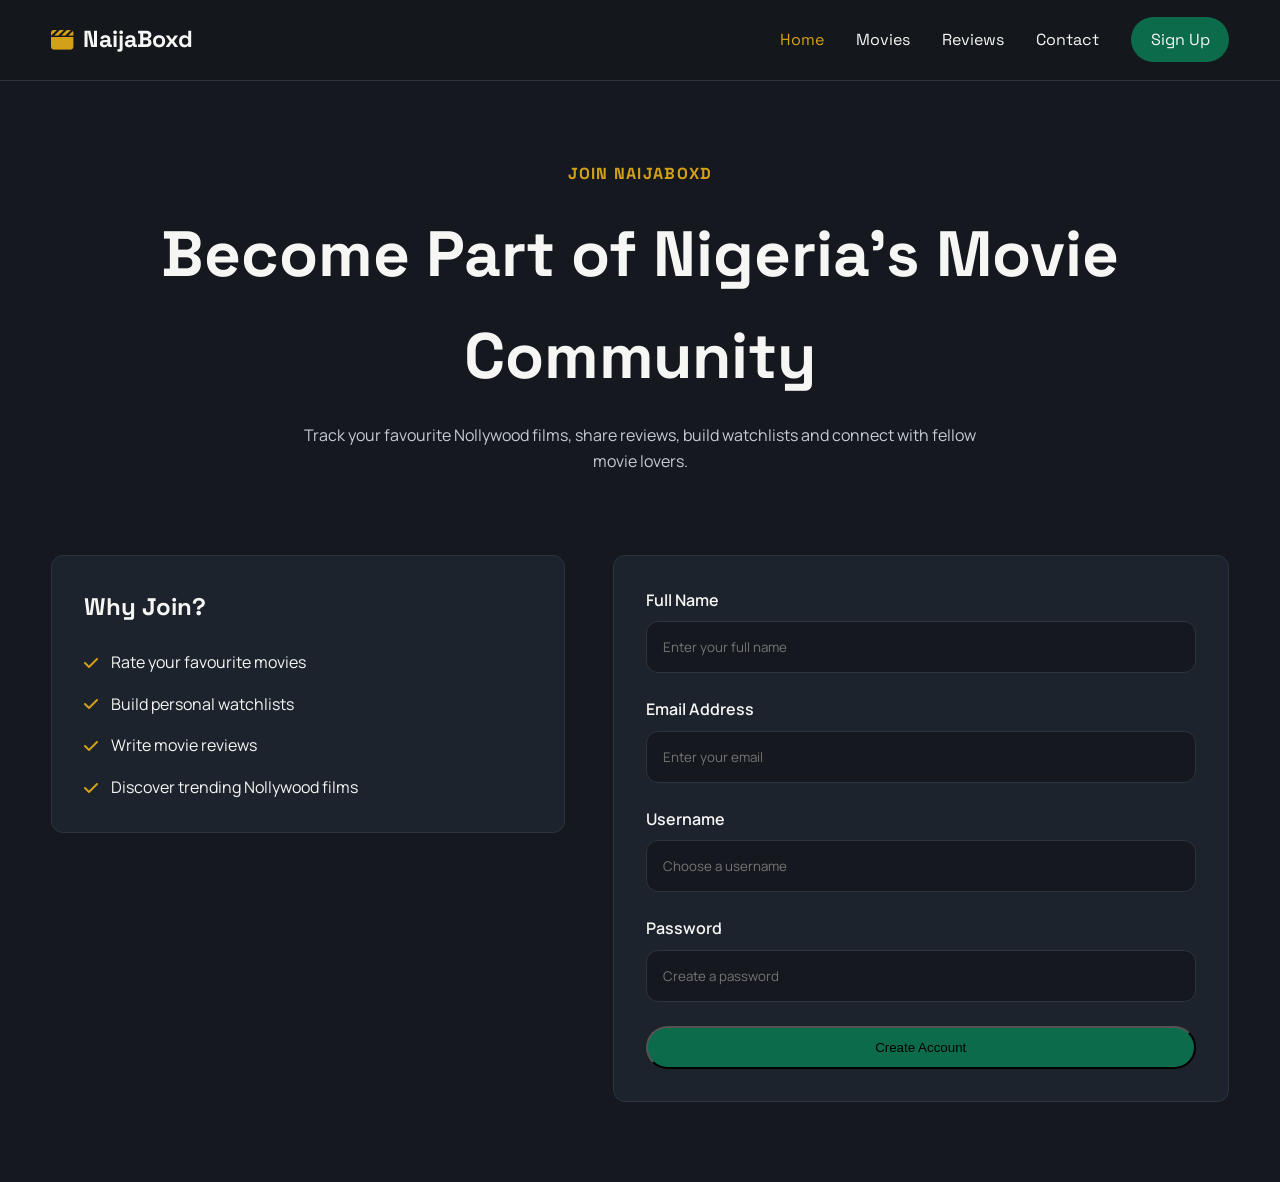
<file: signup.html>
<!DOCTYPE html>
<html lang="en">
    <head>
        <!-- ==========================================
            Document Meta Information
        =========================================== -->
        <meta charset="UTF-8">
        <meta name="viewport" content="width=device-width, initial-scale=1.0">

        <title>NaijaBoxd | Discover Nollywood Movies</title>

        <meta
            name="description"
            content="Discover Nollywood movies, browse curated collections, and read thoughtful reviews on NaijaBoxd."
        >

        <!-- Google Fonts -->
        <link rel="preconnect" href="https://fonts.googleapis.com">
        <link rel="preconnect" href="https://fonts.gstatic.com" crossorigin>

        <link href="https://fonts.googleapis.com/css2?family=Manrope:wght@400;500;600;700&family=Space+Grotesk:wght@500;600;700&display=swap" rel="stylesheet">

        <!-- Font Awesome -->
        <link
            rel="stylesheet"
            href="https://cdnjs.cloudflare.com/ajax/libs/font-awesome/6.7.2/css/all.min.css"
        >

        <!-- Global Styles -->
        <link rel="stylesheet" href="css/style.css">
        <!-- Local Styles -->
        <link rel="stylesheet" href="css/signup.css">
    </head>

    <body>

        <!-- ==========================================
            Site Header
        =========================================== -->

        <header class="site-header">

            <div class="header-container">

                <!-- ======================
                    Brand Logo
                ======================= -->

                <a href="index.html" class="logo">

                    <i class="fa-solid fa-clapperboard"></i>
                    <span>NaijaBoxd</span>
                </a>


                <!-- ====================================
                    Mobile Navigation Toggle
                ===================================== -->

                <input
                    type="checkbox"
                    id="nav-toggle"
                    class="nav-toggle"
                    aria-label="Toggle Navigation Menu"
                >

                <label
                    for="nav-toggle"
                    class="hamburger"
                    aria-hidden="true"
                >
                    <span></span>
                    <span></span>
                    <span></span>
                </label>


                <!-- ======================
                    Main Navigation
                ======================= -->

                <nav
                    class="main-navigation"
                    aria-label="Primary Navigation"
                >

                    <ul class="nav-list">

                        <li>
                            <a href="index.html" class="active">
                                Home
                            </a>
                        </li>

                        <!-- Movies Dropdown -->

                        <li class="dropdown">

                            <a href="movies.html">
                                Movies
                            </a>

                            <ul class="dropdown-menu" aria-label="Movie Categories">

                                <li>
                                    <a href="movies.html#trending">
                                        Trending
                                    </a>
                                </li>

                                <li>
                                    <a href="movies.html#loved-classics">
                                        Loved Classics
                                    </a>
                                </li>

                                <li>
                                    <a href="movies.html#nollywood-classics">
                                        Nollywood Classics
                                    </a>
                                </li>

                            </ul>

                        </li>

                        <li>
                            <a href="reviews.html">
                                Reviews
                            </a>
                        </li>

                        <li>
                            <a href="contact.html">
                                Contact
                            </a>
                        </li>

                        <li>

                            <a
                                href="signup.html"
                                class="signup-btn"
                            >
                                Sign Up
                            </a>

                        </li>

                    </ul>

                </nav>

            </div>

        </header>
        <main>

            <section class="signup-hero">

                <div class="section-container">

                    <p class="section-tag">

                        Join NaijaBoxd

                    </p>

                    <h1>

                        Become Part of Nigeria's Movie Community

                    </h1>

                    <p>

                        Track your favourite Nollywood films, share reviews,
                        build watchlists and connect with fellow movie lovers.

                    </p>

                </div>

            </section>

            <section class="signup-section">

                <div class="section-container signup-layout">

                    <div class="signup-benefits">

                        <h2>

                            Why Join?

                        </h2>

                        <ul>

                            <li>
                                <i class="fa-solid fa-check"></i>
                                Rate your favourite movies
                            </li>

                            <li>
                                <i class="fa-solid fa-check"></i>
                                Build personal watchlists
                            </li>

                            <li>
                                <i class="fa-solid fa-check"></i>
                                Write movie reviews
                            </li>

                            <li>
                                <i class="fa-solid fa-check"></i>
                                Discover trending Nollywood films
                            </li>

                        </ul>

                    </div>

                    <form class="signup-form">

                        <div class="form-group">

                            <label for="fullname">

                                Full Name

                            </label>

                            <input
                                type="text"
                                id="fullname"
                                placeholder="Enter your full name"
                                required>

                        </div>

                        <div class="form-group">

                            <label for="email">

                                Email Address

                            </label>

                            <input
                                type="email"
                                id="email"
                                placeholder="Enter your email"
                                required>

                        </div>

                        <div class="form-group">

                            <label for="username">

                                Username

                            </label>

                            <input
                                type="text"
                                id="username"
                                placeholder="Choose a username"
                                required>

                        </div>

                        <div class="form-group">

                            <label for="password">

                                Password

                            </label>

                            <input
                                type="password"
                                id="password"
                                placeholder="Create a password"
                                required>

                        </div>

                        <button type="submit" class="signup-btn">

                            Create Account

                        </button>

                    </form>

                </div>
            </section>
        </main>
    </body>
</html>
</file>
<file: css/style.css>
/* ==========================================
   GOOGLE FONT VARIABLES
========================================== */

:root{

    --clr-bg:#15181E;
    --clr-surface:#1D232C;

    --clr-primary:#0B6B4A;
    --clr-primary-light:#13865F;

    --clr-accent:#D4A017;

    --clr-text:#F6F6F4;
    --clr-muted:#C5CCD4;

    --clr-border:#2C343F;

    --font-heading:"Space Grotesk", sans-serif;
    --font-body:"Manrope", sans-serif;

    --shadow:0 8px 30px rgba(0,0,0,.35);

    --transition:.35s ease;

    --radius:12px;

    --max-width:1200px;

}

/* ==========================================
   RESET
========================================== */

*,
*::before,
*::after{
    margin:0;
    padding:0;
    box-sizing:border-box;
}

html{
    scroll-behavior:smooth;
}

body{

    background:var(--clr-bg);

    color:var(--clr-text);

    font-family:var(--font-body);

    line-height:1.6;

}

img{
    display:block;
    max-width:100%;
}

a{
    color:inherit;
    text-decoration:none;
}

ul{
    list-style:none;
}

/* ==========================================
   HEADER
========================================== */

.site-header{

    position:sticky;

    top:0;

    z-index:999;

    background:rgba(21,24,30,.96);

    backdrop-filter:blur(12px);

    border-bottom:1px solid var(--clr-border);

}

/* ==========================================
   CONTAINER
========================================== */

.header-container{

    width:min(92%, var(--max-width));

    margin:auto;

    display:flex;

    align-items:center;

    justify-content:space-between;

    min-height:80px;

}

/* ==========================================
   LOGO
========================================== */

.logo{

    display:flex;

    align-items:center;

    gap:.6rem;

    font-family:var(--font-heading);

    font-size:1.45rem;

    font-weight:700;

    color:var(--clr-text);

}

.logo i{

    color:var(--clr-accent);

    font-size:1.4rem;

}

/* ==========================================
   NAVIGATION
========================================== */

.nav-list{

    display:flex;

    align-items:center;

    gap:2rem;

}

.nav-list a{

    font-family:var(--font-heading);

    transition:var(--transition);

}

.nav-list a:hover{

    color:var(--clr-accent);

}

.active{

    color:var(--clr-accent);

}

/* ==========================================
   SIGNUP BUTTON
========================================== */

.signup-btn{

    background:var(--clr-primary);

    padding:.75rem 1.2rem;

    border-radius:999px;

    transition:var(--transition);

}

.signup-btn:hover{

    background:var(--clr-primary-light);

    color:white;

}

/* ==========================================
   DROPDOWN
========================================== */

.dropdown{

    position:relative;

}

.dropdown-menu{

    position:absolute;

    top:180%;

    left:0;

    min-width:220px;

    background:var(--clr-surface);

    border:1px solid var(--clr-border);

    border-radius:var(--radius);

    box-shadow:var(--shadow);

    opacity:0;

    visibility:hidden;

    transition:var(--transition);

}

.dropdown-menu li{

    border-bottom:1px solid var(--clr-border);

}

.dropdown-menu li:last-child{

    border:none;

}

.dropdown-menu a{

    display:block;

    padding:1rem;

}

.dropdown:hover .dropdown-menu{

    opacity:1;

    visibility:visible;

    top:140%;

}

/* ==========================================
   MOBILE MENU
========================================== */

.nav-toggle{

    display:none;

}

.hamburger{

    display:none;

    cursor:pointer;

}

.hamburger span{

    display:block;

    width:28px;

    height:3px;

    margin:6px;

    background:var(--clr-text);

    transition:var(--transition);

}
/* ==========================================
   MOVIE CARD
========================================== */

.movie-card {
    background: var(--clr-surface);
    border: 1px solid var(--clr-border);
    border-radius: var(--radius);
    overflow: hidden;
    transition: var(--transition);
}

.movie-card:hover {
    transform: translateY(-8px);
    box-shadow: var(--shadow);
}

.movie-poster{
    position: relative;
    aspect-ratio: 2 / 3;
    overflow: hidden;
}

.movie-poster img{
    width:100%;
    height:100%;
    object-fit:cover;
    display:block;
}

.movie-rating {
    position: absolute;
    top: 1rem;
    right: 1rem;
    background: var(--clr-accent);
    color: var(--clr-bg);
    padding: 0.35rem 0.75rem;
    border-radius: 999px;
    font-weight: 700;
    font-size: 0.85rem;
}

.movie-info {
    padding: 1.5rem;
}

.movie-title {
    font-family: var(--font-heading);
    margin-bottom: 0.5rem;
}

.movie-meta {
    color: var(--clr-muted);
    margin-bottom: 1.25rem;
}

.movie-link {
    color: var(--clr-accent);
    font-family: var(--font-heading);
    font-weight: 600;
    transition: var(--transition);
}

.movie-link:hover {
    letter-spacing: 0.04em;
}

/* ==========================================
   SHARED SECTION LAYOUT
========================================== */

.section-container{
    width: min(92%, var(--max-width));
    margin: 0 auto;
}

.section-header{
    text-align: center;
    margin-bottom: 3rem;
}

.section-tag{
    color: var(--clr-accent);
    font-family: var(--font-heading);
    font-weight: 700;
    text-transform: uppercase;
    letter-spacing: .08em;
    margin-bottom: .75rem;
}

.section-description{
    max-width: 650px;
    margin: 0 auto;
    color: var(--clr-muted);
}

.movie-grid{
    display: grid;
    gap: 2rem;
}



/* ==========================================
   FOOTER
========================================== */

.site-footer{

    background:var(--clr-surface);

    margin-top:5rem;

    border-top:1px solid var(--clr-border);

}

.footer-container{
    width:min(92%,var(--max-width));

    margin:auto;

    padding:4rem 0;

    display:grid;

    gap:3rem;

    grid-template-columns:1fr;   /* Mobile first */
}

.footer-brand p{

    margin-top:1rem;

    color:var(--clr-muted);

}

.footer-nav h3,
.footer-social h3{

    font-family:var(--font-heading);

    margin-bottom:1rem;

}

.footer-nav ul{

    display:flex;

    flex-direction:column;

    gap:.8rem;

}

.footer-nav a{

    color:var(--clr-muted);

    transition:var(--transition);

}

.footer-nav a:hover{

    color:var(--clr-accent);

}

.social-icons{

    display:flex;

    flex-wrap: wrap;

    gap:1rem;

}

.social-icons a{

    display:flex;

    justify-content:center;

    align-items:center;

    width:42px;

    height:42px;

    border-radius:50%;

    background:var(--clr-bg);

    transition:var(--transition);

}

.social-icons a:hover{

    background:var(--clr-primary);

}

.footer-bottom{

    border-top:1px solid var(--clr-border);

    text-align:center;

    padding:1.5rem;

    color:var(--clr-muted);

}

/* ==========================================
   RESPONSIVE
========================================== */

@media (min-width:600px){
    .movie-grid{
        grid-template-columns: repeat(2,1fr);
    }

}

@media (max-width:768px){

    .hamburger{

        display:block;

    }

    .main-navigation{

        position:absolute;

        top:100%;

        left:0;

        width:100%;

        background:var(--clr-surface);

        max-height:0;

        overflow:hidden;

        transition:.4s ease;

        border-bottom:1px solid var(--clr-border);

    }

    .nav-list{

        flex-direction:column;

        align-items:flex-start;

        gap:0;

        padding:1rem;

    }

    .nav-list li{

        width:100%;

    }

    .nav-list a{

        display:block;

        padding:1rem 0;

    }

    .dropdown-menu{

        position:static;

        opacity:1;

        visibility:visible;

        box-shadow:none;

        border:none;

        background:transparent;

        padding-left:1rem;

    }

    .dropdown-menu a{

        padding:.75rem 0;

        color:var(--clr-muted);

    }

    .nav-toggle:checked ~ .main-navigation{

        max-height:700px;

    }

    .footer-container{
        grid-template-columns:2fr 1fr 1fr;

    }

}

@media (min-width:992px){
    .movie-grid{
        grid-template-columns: repeat(4,1fr);
    }

}
</file>
<file: css/index.css>
/* ==========================================
   HERO SECTION
========================================== */

.hero{

    padding:4rem 0;

}

.hero-container{

    width:min(92%, var(--max-width));

    margin:auto;

    display:grid;

    gap:3rem;

    align-items:center;

}

.hero-content{

    display:flex;

    flex-direction:column;

    gap:1.5rem;

}

.hero-tagline{

    color:var(--clr-accent);

    font-weight:700;

    letter-spacing:.08em;

    text-transform:uppercase;

}

.hero h1{

    font-family:var(--font-heading);

    font-size:clamp(2.5rem,5vw,4.5rem);

    line-height:1.1;

}

.hero-description{

    color:var(--clr-muted);

    max-width:40rem;

}

.hero-actions{

    display:flex;

    flex-wrap:wrap;

    gap:1rem;

}

/* Shared Button Styles */

.btn{

    display:inline-flex;

    align-items:center;

    justify-content:center;

    padding:.9rem 1.6rem;

    border-radius:999px;

    font-family:var(--font-heading);

    font-weight:600;

    transition:var(--transition);

}

.btn-primary{

    background:var(--clr-primary);

    color:var(--clr-text);

}

.btn-primary:hover{

    background:var(--clr-primary-light);

}

.btn-secondary{

    border:2px solid var(--clr-accent);

    color:var(--clr-accent);

}

.btn-secondary:hover{

    background:var(--clr-accent);

    color:var(--clr-bg);

}

/* Hero Visual */

.hero-visual img{

    width:100%;

    border-radius:var(--radius);

    box-shadow:var(--shadow);

    object-fit:cover;

}

/* ==========================================
   FEATURED COLLECTION
========================================== */

.featured-collection {
    padding: 5rem 0;
}

.section-container {
    width: min(92%, var(--max-width));
    margin: 0 auto;
}

.section-header {
    text-align: center;
    margin-bottom: 3rem;
}

.section-tag {
    color: var(--clr-accent);
    font-family: var(--font-heading);
    font-weight: 700;
    text-transform: uppercase;
    letter-spacing: 0.08em;
    margin-bottom: 0.75rem;
}

.section-header h2 {
    font-family: var(--font-heading);
    font-size: clamp(2rem, 5vw, 3rem);
    margin-bottom: 1rem;
}

.section-description {
    max-width: 650px;
    margin: 0 auto;
    color: var(--clr-muted);
}

.movie-grid {
    display: grid;
    gap: 2rem;
}


/* ==========================================
   FEATURED REVIEWS
========================================== */

.featured-reviews {
    padding: 5rem 0;
}

.reviews-grid {
    display: grid;
    gap: 2rem;
}

.review-card {
    background: var(--clr-surface);
    border: 1px solid var(--clr-border);
    border-radius: var(--radius);
    padding: 2rem;
    transition: var(--transition);
}

.review-card:hover {
    transform: translateY(-8px);
    box-shadow: var(--shadow);
}

.reviewer-name {
    font-family: var(--font-heading);
    margin-bottom: 0.5rem;
}

.review-rating {
    color: var(--clr-accent);
    margin-bottom: 1rem;
    font-size: 1.1rem;
}

.review-text {
    color: var(--clr-muted);
    margin-bottom: 1.5rem;
    line-height: 1.8;
}

.review-movie {
    font-size: 0.95rem;
}

/* ==========================================
   JOIN COMMUNITY
========================================== */

.join-community{

    padding:5rem 0;

    text-align:center;

}

.community-text{

    max-width:650px;

    margin:1.5rem auto 2rem;

    color:var(--clr-muted);

}

/* ==========================================
   RESPONSIVE
========================================== */
@media (min-width: 600px) {
    .movie-grid {
        grid-template-columns: repeat(2, 1fr);
    }
}

@media (min-width:768px){

    .hero-container{
        grid-template-columns:1.1fr .9fr;
    }

    .reviews-grid {
        grid-template-columns: repeat(3, 1fr);
    }

}
@media (min-width: 992px) {
    .movie-grid {
        grid-template-columns: repeat(4, 1fr);
    }
}
</file>
<file: css/contact.css>
/* ==========================================
   CONTACT HERO
========================================== */

.contact-hero{

    padding:5rem 0;

    text-align:center;

}

.contact-hero h1{

    font-family:var(--font-heading);

    font-size:clamp(2.2rem,5vw,4rem);

    margin:1rem 0;

}

.contact-hero p:last-child{

    max-width:700px;

    margin:auto;

    color:var(--clr-muted);

}

/* ==========================================
   CONTACT LAYOUT
========================================== */

.contact-section{

    padding-bottom:5rem;

}

.contact-layout{

    display:grid;

    gap:3rem;

}

.contact-info h2{

    font-family:var(--font-heading);

    margin-bottom:1rem;

}

.contact-info p{

    color:var(--clr-muted);

    margin-bottom:2rem;

}

.contact-item{

    display:flex;

    align-items:center;

    gap:1rem;

    margin-bottom:1.5rem;

}

.contact-item i{

    color:var(--clr-accent);

    font-size:1.2rem;

}

/* ==========================================
   FORM
========================================== */

.contact-form{

    background:var(--clr-surface);

    border:1px solid var(--clr-border);

    border-radius:var(--radius);

    padding:2rem;

}

.form-group{

    margin-bottom:1.5rem;

}

.form-group label{

    display:block;

    margin-bottom:.5rem;

    font-weight:600;

}

.form-group input,
.form-group textarea{

    width:100%;

    padding:1rem;

    background:var(--clr-bg);

    border:1px solid var(--clr-border);

    border-radius:var(--radius);

    color:var(--clr-text);

    font-family:var(--font-body);

}

.form-group textarea{

    resize:vertical;

}

.form-group input:focus,
.form-group textarea:focus{

    outline:none;

    border-color:var(--clr-accent);

}

/* ==========================================
   RESPONSIVE
========================================== */

@media (min-width:768px){

    .contact-layout{

        grid-template-columns:1fr 1.3fr;

        align-items:start;

    }

}
</file>
<file: css/movies.css>
/* ==========================================
   MOVIES HERO
========================================== */

.movies-hero{

    padding:5rem 0;

    text-align:center;

}

.movies-hero p{

    max-width:700px;

    margin:1.5rem auto 0;

    color:var(--clr-muted);

}

/* ==========================================
   MOVIE SECTIONS
========================================== */

.movie-section{

    padding-bottom:5rem;

}
</file>
<file: css/reviews.css>
/* ==========================================
   REVIEWS HERO
========================================== */

.reviews-hero{

    padding:5rem 0;

    text-align:center;

}

.reviews-hero h1{

    font-family:var(--font-heading);

    font-size:clamp(2.2rem,5vw,4rem);

    margin:1rem 0;

}

.reviews-hero p:last-child{

    max-width:700px;

    margin:auto;

    color:var(--clr-muted);

}

/* ==========================================
   FEATURED REVIEW
========================================== */

.featured-review{

    padding-bottom:5rem;

}

.review-card{

    background:var(--clr-surface);

    border:1px solid var(--clr-border);

    border-radius:var(--radius);

    padding:2rem;

}

.review-card.featured{

    border-left:6px solid var(--clr-accent);

}

.review-badge{

    display:inline-block;

    background:var(--clr-accent);

    color:var(--clr-bg);

    padding:.4rem .8rem;

    border-radius:999px;

    font-weight:700;

    margin-bottom:1rem;

}

.review-meta{

    color:var(--clr-muted);

    margin:.8rem 0 1.2rem;

}

/* ==========================================
   COMMUNITY REVIEWS
========================================== */

.community-reviews{

    padding-bottom:5rem;

}

.review-grid{

    display:grid;

    gap:2rem;

}

/* ==========================================
   CTA
========================================== */

.review-cta{

    padding:5rem 0;

    text-align:center;

}

.review-cta p{

    margin:1rem auto 2rem;

    max-width:600px;

    color:var(--clr-muted);

}

/* ==========================================
   RESPONSIVE
========================================== */

@media (min-width:768px){

    .review-grid{

        grid-template-columns:repeat(3,1fr);

    }

}
</file>
<file: css/signup.css>
/* ==========================================
   SIGNUP HERO
========================================== */

.signup-hero{

    padding:5rem 0;

    text-align:center;

}

.signup-hero h1{

    font-family:var(--font-heading);

    font-size:clamp(2.2rem,5vw,4rem);

    margin:1rem 0;

}

.signup-hero p:last-child{

    max-width:700px;

    margin:auto;

    color:var(--clr-muted);

}

/* ==========================================
   SIGNUP LAYOUT
========================================== */

.signup-section{

    padding-bottom:5rem;

}

.signup-layout{

    display:grid;

    gap:3rem;

}

.signup-benefits{

    background:var(--clr-surface);

    border:1px solid var(--clr-border);

    border-radius:var(--radius);

    padding:2rem;

}

.signup-benefits h2{

    font-family:var(--font-heading);

    margin-bottom:1.5rem;

}

.signup-benefits ul{

    display:flex;

    flex-direction:column;

    gap:1rem;

}

.signup-benefits li{

    display:flex;

    align-items:center;

    gap:.8rem;

}

.signup-benefits i{

    color:var(--clr-accent);

}

/* ==========================================
   FORM
========================================== */

.signup-form{

    background:var(--clr-surface);

    border:1px solid var(--clr-border);

    border-radius:var(--radius);

    padding:2rem;

}

.form-group{

    margin-bottom:1.5rem;

}

.form-group label{

    display:block;

    margin-bottom:.5rem;

    font-weight:600;

}

.form-group input{

    width:100%;

    padding:1rem;

    border:1px solid var(--clr-border);

    border-radius:var(--radius);

    background:var(--clr-bg);

    color:var(--clr-text);

    font-family:var(--font-body);

}

.form-group input:focus{

    outline:none;

    border-color:var(--clr-accent);

}

.signup-form button{

    width:100%;

}

/* ==========================================
   RESPONSIVE
========================================== */

@media (min-width:768px){

    .signup-layout{

        grid-template-columns:1fr 1.2fr;

        align-items:start;

    }

}
</file>
